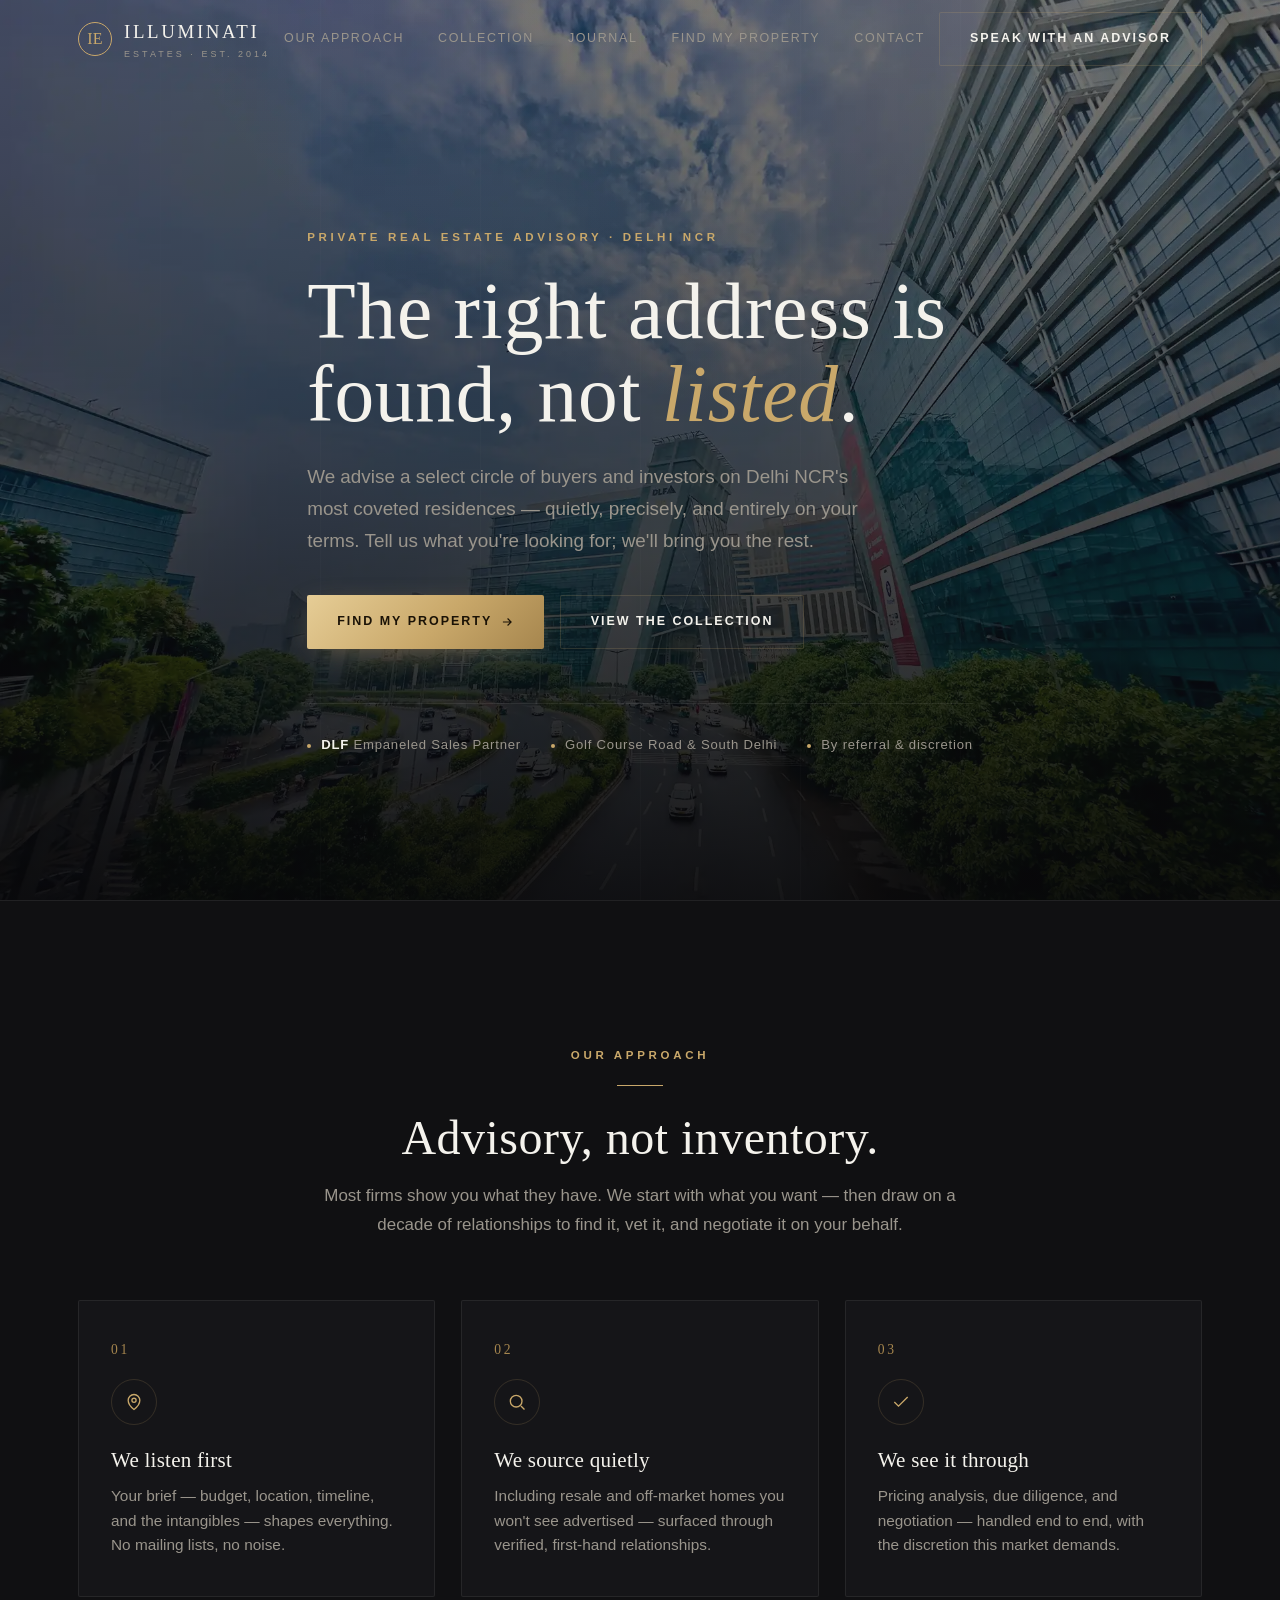
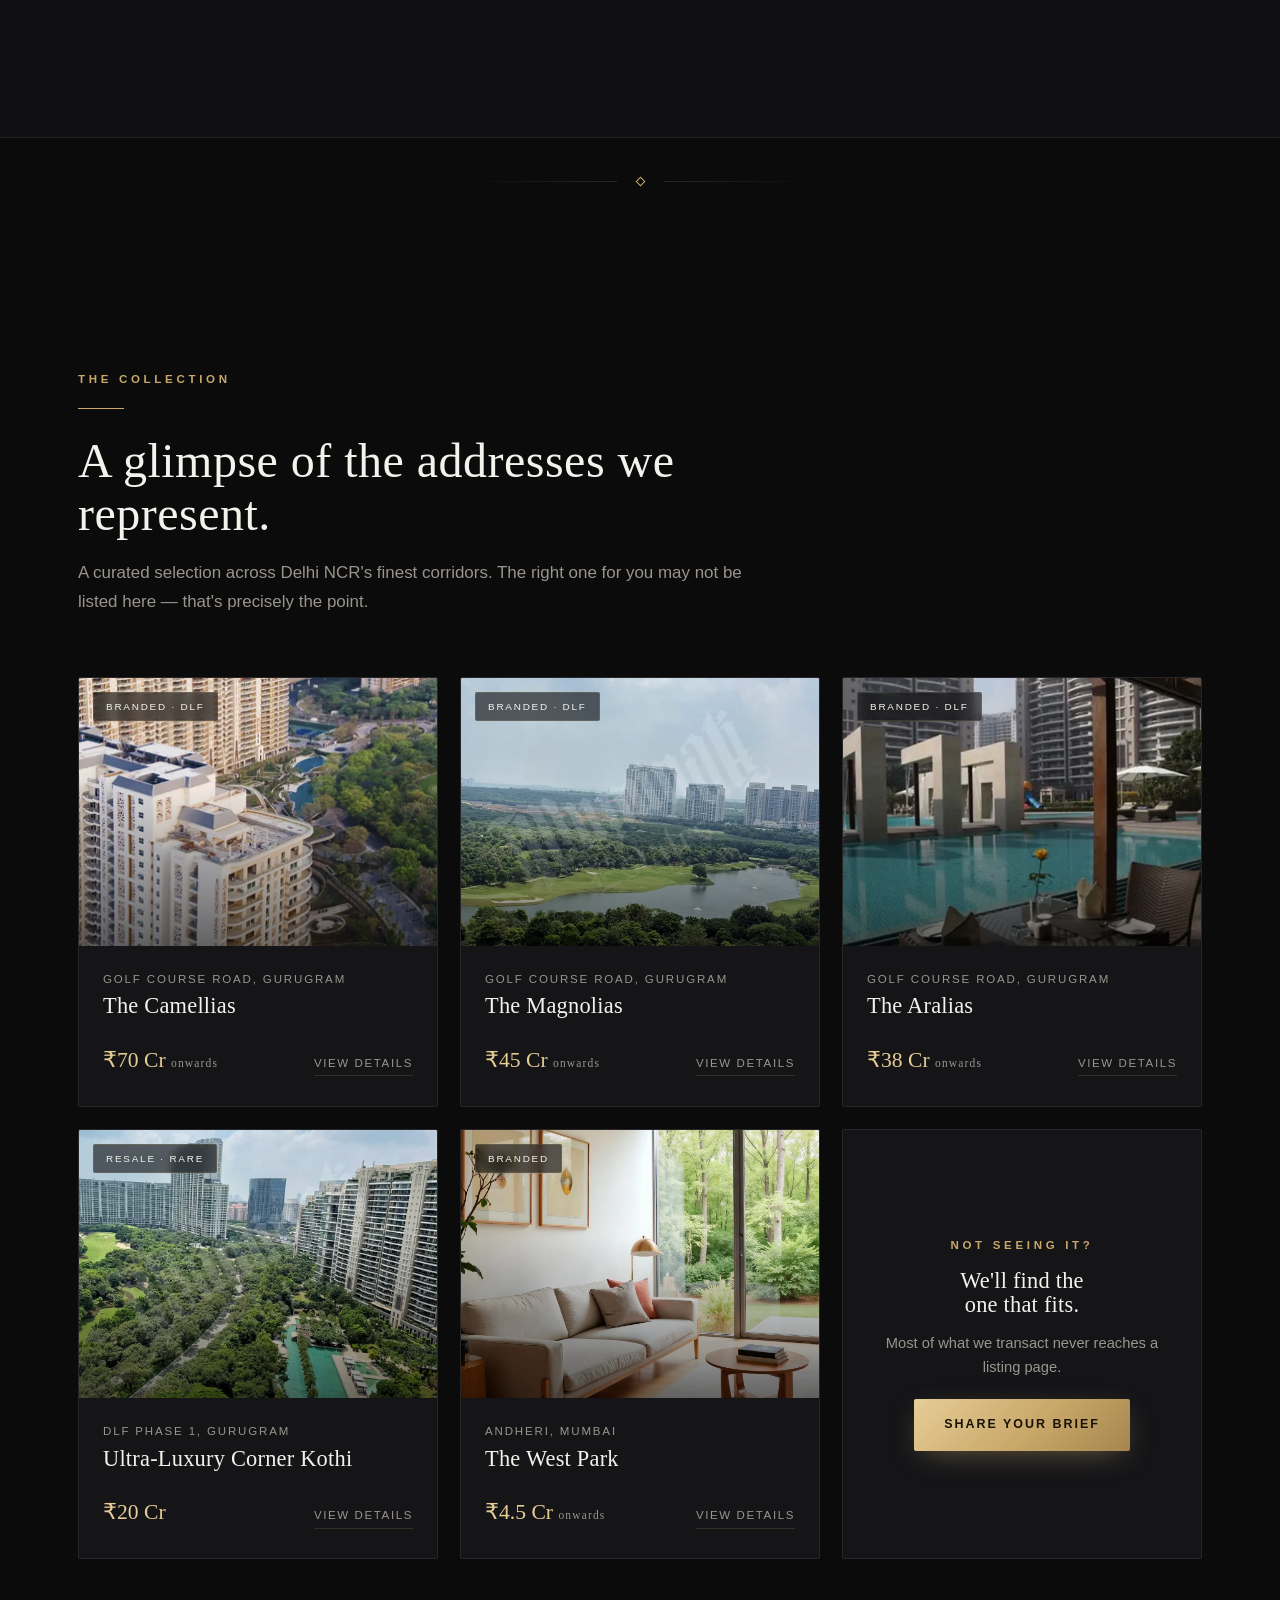
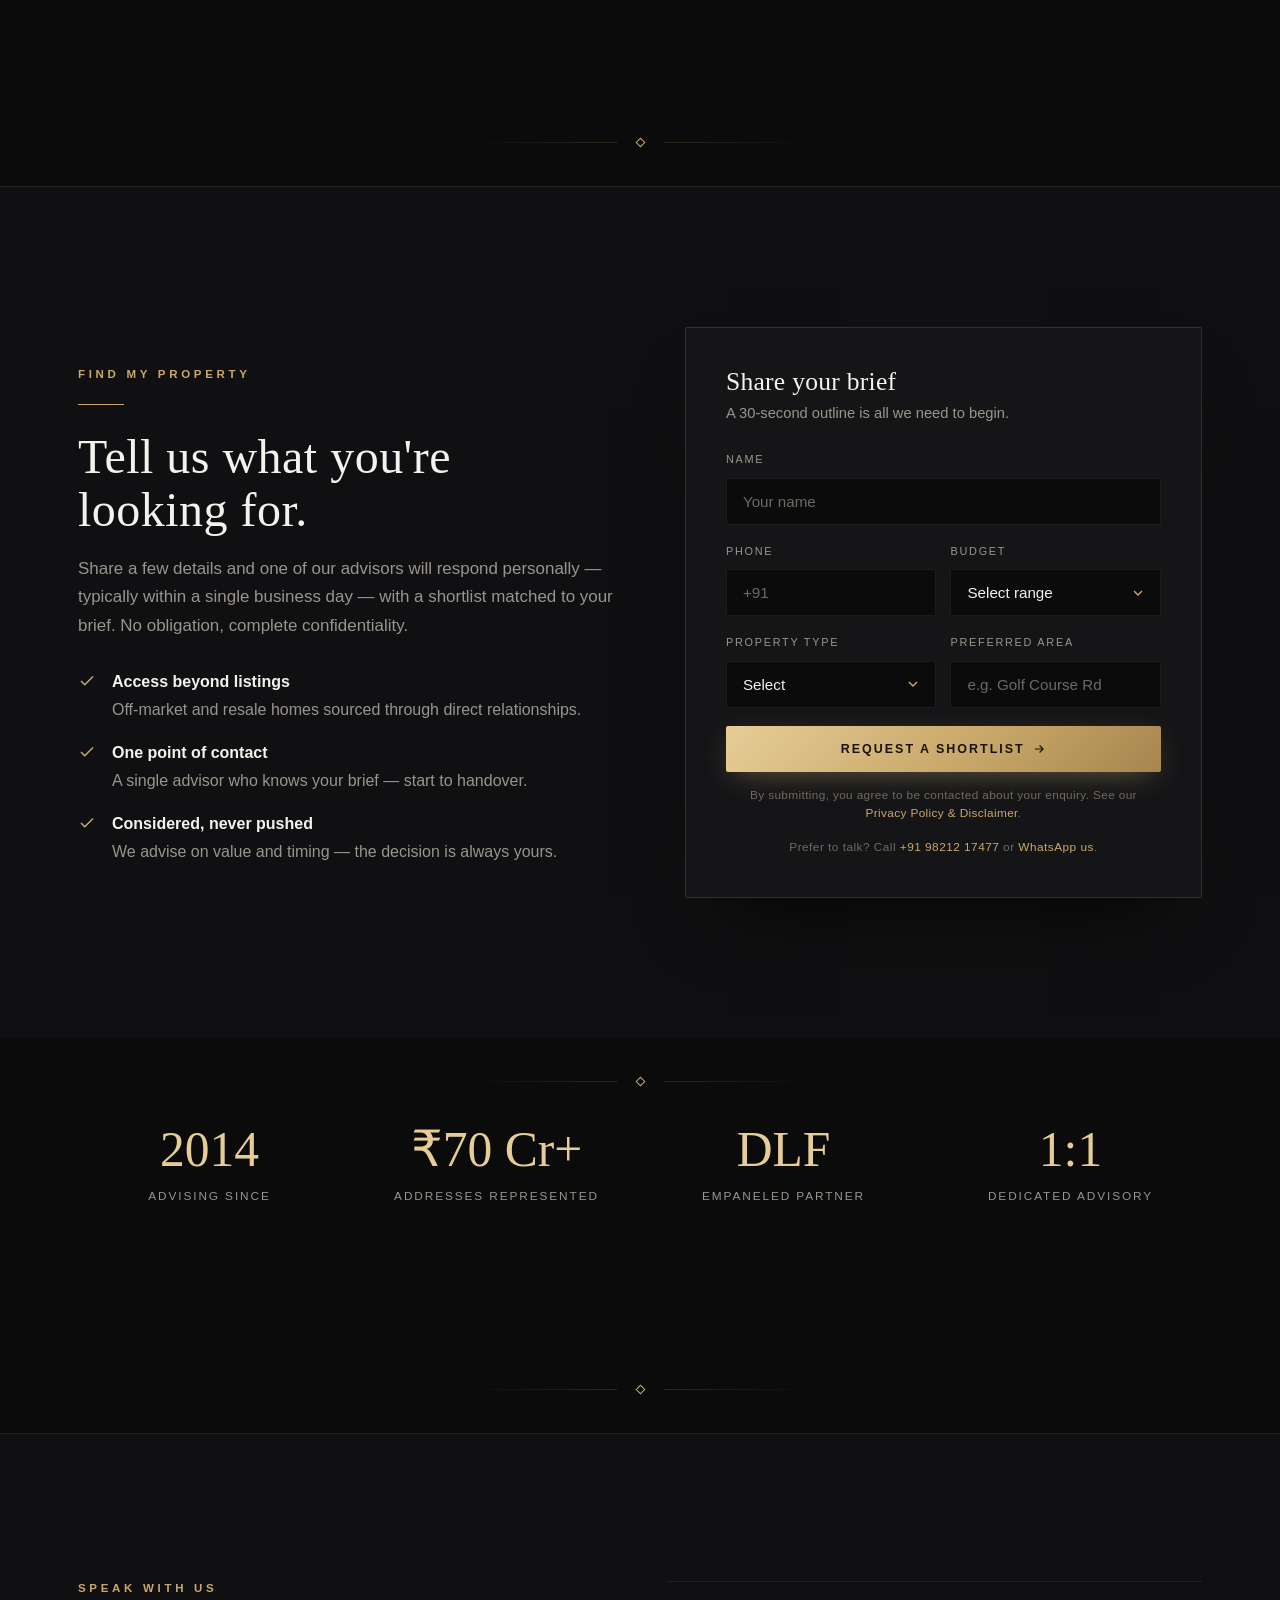
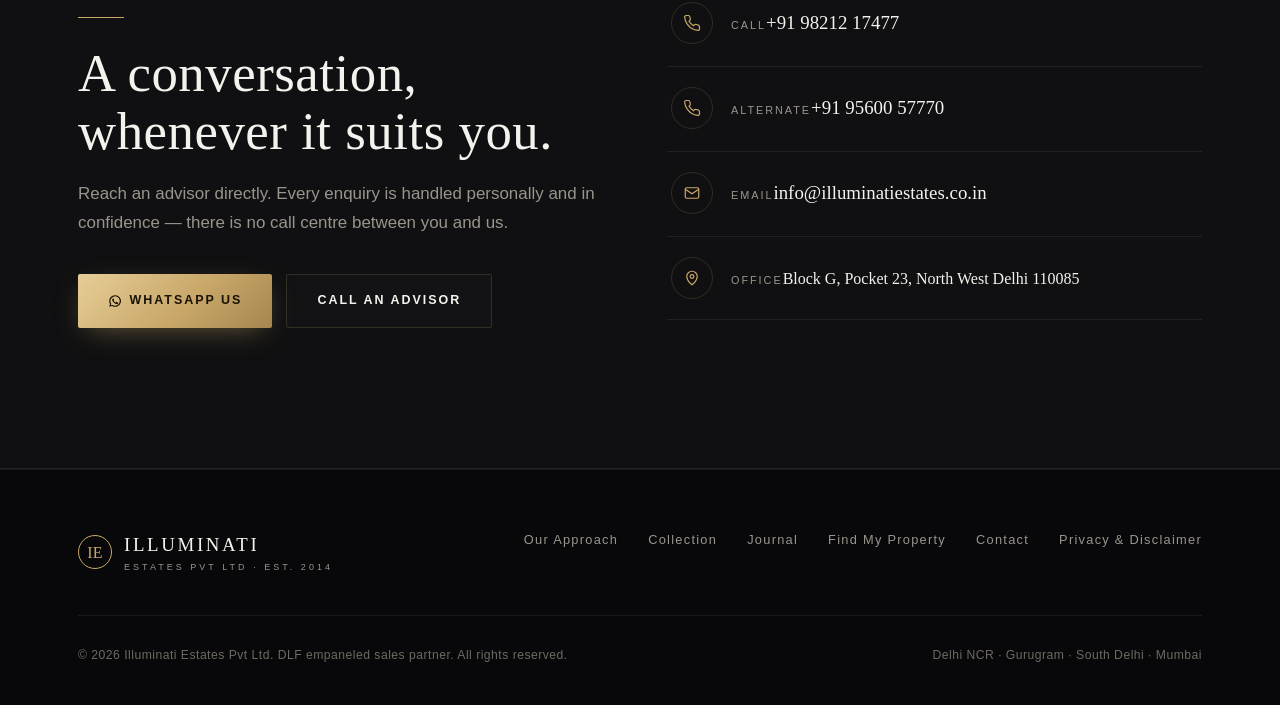
<file: index.html>
<!DOCTYPE html>
<html lang="en">
<head>
<meta charset="UTF-8" />
<meta name="viewport" content="width=device-width, initial-scale=1.0" />
<title>Illuminati Estates — Luxury Real Estate Advisory, Delhi NCR</title>
<meta name="description" content="A discreet, relationship-led advisory for Delhi NCR's finest addresses. We find the right property for a select few — Golf Course Road, DLF Magnolias, Camellias, Aralias and beyond." />
<meta name="theme-color" content="#0B0B0C" />

<!-- Favicons -->
<link rel="icon" type="image/png" href="assets/img/favicon.png" />
<link rel="apple-touch-icon" href="assets/img/apple-touch-icon.png" />

<!-- Preload the hero image for a fast LCP -->
<link rel="preload" as="image" href="assets/img/hero/home-hero-bg.webp" fetchpriority="high" />

<!-- Social preview -->
<meta property="og:title" content="Illuminati Estates — Private Luxury Realty, Delhi NCR" />
<meta property="og:description" content="A discreet, relationship-led advisory for Delhi NCR's finest addresses. We find the right property for a select few." />
<meta property="og:image" content="assets/img/hero/home-hero-bg.webp" />
<meta property="og:type" content="website" />

<!-- ============================================================
     PERFORMANCE NOTES
     - All CSS is inlined below: zero render-blocking requests.
     - No web fonts: an elegant system serif/sans stack loads instantly.
     - Imagery: optimised .webp photos (hero preloaded; cards lazy-loaded).
       CSS gradients remain as graceful fallbacks behind each image.
     - ~3kb of progressive-enhancement JS at the very end.
     ============================================================ -->

<style>
  /* ---------- Design tokens ---------- */
  :root{
    --bg:#0B0B0C;
    --bg-2:#101012;
    --surface:#151518;
    --surface-2:#1B1B1F;
    --line:rgba(201,168,106,.18);
    --line-soft:rgba(255,255,255,.07);
    --gold:#C9A86A;
    --gold-bright:#E6CD96;
    --gold-deep:#A6864E;
    --ink:#F4F2EC;
    --muted:#9A958C;
    --muted-2:#6E6A62;
    --serif:"Iowan Old Style","Palatino Linotype","Book Antiqua",Palatino,Georgia,"Times New Roman",serif;
    --sans:-apple-system,BlinkMacSystemFont,"Segoe UI",Roboto,Helvetica,Arial,sans-serif;
    --max:1180px;
    --r:2px;
  }

  /* ---------- Reset ---------- */
  *,*::before,*::after{box-sizing:border-box;margin:0;padding:0}
  html{scroll-behavior:smooth}
  body{
    background:var(--bg);
    color:var(--ink);
    font-family:var(--sans);
    font-size:16px;
    line-height:1.6;
    -webkit-font-smoothing:antialiased;
    text-rendering:optimizeLegibility;
    overflow-x:hidden;
  }
  img{max-width:100%;display:block}
  a{color:inherit;text-decoration:none}
  button{font-family:inherit;cursor:pointer;border:none;background:none;color:inherit}
  ::selection{background:var(--gold);color:#000}

  /* ---------- Typography ---------- */
  h1,h2,h3,.serif{font-family:var(--serif);font-weight:400;letter-spacing:.01em;line-height:1.1}
  .eyebrow{
    font-family:var(--sans);
    font-size:.72rem;
    letter-spacing:.32em;
    text-transform:uppercase;
    color:var(--gold);
    font-weight:600;
  }
  .lede{color:var(--muted);font-size:1.06rem;line-height:1.7}

  /* ---------- Layout ---------- */
  .wrap{max-width:var(--max);margin:0 auto;padding:0 28px}
  section{position:relative}
  .pad{padding:clamp(72px,11vw,140px) 0}
  .center{text-align:center}
  .divider{width:46px;height:1px;background:var(--gold);margin:18px 0 26px}
  .center .divider{margin-left:auto;margin-right:auto}
  /* ornamental break between sections */
  .section-break{display:flex;align-items:center;justify-content:center;gap:20px;padding:clamp(14px,4vw,40px) 0}
  .section-break::before,.section-break::after{content:"";height:1px;width:min(150px,24vw)}
  .section-break::before{background:linear-gradient(90deg,transparent,var(--line))}
  .section-break::after{background:linear-gradient(90deg,var(--line),transparent)}
  .section-break i{width:7px;height:7px;border:1px solid var(--gold);transform:rotate(45deg);flex:none;display:block}

  /* ---------- Buttons ---------- */
  .btn{
    display:inline-flex;align-items:center;gap:.6em;
    font-family:var(--sans);font-size:.78rem;font-weight:600;
    letter-spacing:.16em;text-transform:uppercase;
    padding:16px 30px;border-radius:var(--r);
    transition:transform .25s ease,background .25s ease,color .25s ease,border-color .25s ease,box-shadow .25s ease;
    white-space:nowrap;
  }
  .btn svg{width:14px;height:14px;flex:none}
  .btn-primary{
    background:linear-gradient(135deg,var(--gold-bright),var(--gold) 55%,var(--gold-deep));
    color:#1A1206;
    box-shadow:0 8px 30px -10px rgba(201,168,106,.55);
  }
  .btn-primary:hover{transform:translateY(-2px);box-shadow:0 14px 38px -10px rgba(201,168,106,.7)}
  .btn-ghost{
    color:var(--ink);border:1px solid var(--line);
    background:rgba(255,255,255,.015);
  }
  .btn-ghost:hover{border-color:var(--gold);color:var(--gold-bright);transform:translateY(-2px)}
  .btn-block{width:100%;justify-content:center}

  /* ---------- Header ---------- */
  header{
    position:fixed;top:0;left:0;right:0;z-index:50;
    transition:background .35s ease,border-color .35s ease,backdrop-filter .35s;
    border-bottom:1px solid transparent;
  }
  header.scrolled{
    background:rgba(11,11,12,.82);
    backdrop-filter:saturate(140%) blur(14px);
    -webkit-backdrop-filter:saturate(140%) blur(14px);
    border-bottom:1px solid var(--line-soft);
  }
  .nav{display:flex;align-items:center;justify-content:space-between;height:78px}
  .brand{display:flex;align-items:center;gap:12px;letter-spacing:.02em}
  .brand .mark{
    width:34px;height:34px;border:1px solid var(--gold);
    display:grid;place-items:center;border-radius:50%;
    font-family:var(--serif);color:var(--gold);font-size:1rem;flex:none;
  }
  .brand b{font-family:var(--serif);font-weight:400;font-size:1.18rem;letter-spacing:.14em}
  .brand small{display:block;font-family:var(--sans);font-size:.56rem;letter-spacing:.34em;color:var(--muted);text-transform:uppercase}
  .nav-links{display:flex;align-items:center;gap:34px}
  .nav-links a{
    font-size:.78rem;letter-spacing:.13em;text-transform:uppercase;color:var(--muted);
    transition:color .2s;position:relative;
  }
  .nav-links a:hover{color:var(--ink)}
  .nav-links a::after{content:"";position:absolute;left:0;bottom:-6px;height:1px;width:0;background:var(--gold);transition:width .25s}
  .nav-links a:hover::after{width:100%}
  .nav-cta{display:flex;align-items:center;gap:18px}
  .burger{display:none;width:30px;height:20px;position:relative}
  .burger span{position:absolute;left:0;height:1.5px;width:100%;background:var(--ink);transition:.3s}
  .burger span:nth-child(1){top:0}
  .burger span:nth-child(2){top:9px}
  .burger span:nth-child(3){top:18px}
  body.menu-open .burger span:nth-child(1){top:9px;transform:rotate(45deg)}
  body.menu-open .burger span:nth-child(2){opacity:0}
  body.menu-open .burger span:nth-child(3){top:9px;transform:rotate(-45deg)}

  /* ---------- Hero ---------- */
  .hero{
    min-height:100vh;display:flex;align-items:center;
    padding-top:78px;position:relative;overflow:hidden;
  }
  .hero-bg{
    position:absolute;inset:0;z-index:0;overflow:hidden;background:#08080a;
  }
  .hero-bg img{
    position:absolute;inset:0;z-index:0;
    width:100%;height:100%;object-fit:cover;object-position:center 30%;
  }
  /* darkening + gold-tinted overlay so the headline stays legible */
  .hero-bg::before{
    content:"";position:absolute;inset:0;z-index:1;
    background:
      radial-gradient(120% 90% at 80% 0%,rgba(201,168,106,.12),transparent 55%),
      linear-gradient(180deg,rgba(8,8,10,.55) 0%,rgba(9,9,11,.7) 50%,rgba(8,8,10,.94) 100%);
  }
  /* faint architectural line texture over the photo */
  .hero-bg::after{
    content:"";position:absolute;inset:0;z-index:2;opacity:.22;
    background-image:linear-gradient(90deg,var(--line-soft) 1px,transparent 1px);
    background-size:min(20vw,160px) 100%;
    -webkit-mask-image:linear-gradient(90deg,transparent,#000 25%,#000 75%,transparent);
            mask-image:linear-gradient(90deg,transparent,#000 25%,#000 75%,transparent);
  }
  .hero-inner{position:relative;z-index:1;max-width:840px}
  .hero h1{
    font-size:clamp(2.7rem,6.2vw,5.1rem);
    line-height:1.04;margin:22px 0 0;
  }
  .hero h1 em{font-style:italic;color:var(--gold)}
  .hero .lede{margin:26px 0 38px;max-width:560px;font-size:clamp(1rem,1.6vw,1.18rem)}
  .hero-actions{display:flex;gap:16px;flex-wrap:wrap}
  .hero-trust{
    display:flex;gap:30px;flex-wrap:wrap;align-items:center;
    margin-top:54px;padding-top:30px;border-top:1px solid var(--line-soft);
    color:var(--muted);font-size:.82rem;letter-spacing:.06em;
  }
  .hero-trust b{color:var(--ink);font-weight:600}
  .hero-trust .dot{width:4px;height:4px;border-radius:50%;background:var(--gold);display:inline-block;margin-right:10px;vertical-align:middle}

  /* ---------- Section heading ---------- */
  .head{max-width:680px;margin-bottom:60px}
  .center.head{margin-left:auto;margin-right:auto}
  .head h2{font-size:clamp(2rem,4vw,3rem);margin-top:14px}
  .head .lede{margin-top:18px}

  /* ---------- Approach ---------- */
  .approach{background:var(--bg-2);border-top:1px solid var(--line-soft);border-bottom:1px solid var(--line-soft)}
  .grid-3{display:grid;grid-template-columns:repeat(3,1fr);gap:26px}
  .card{
    background:var(--surface);border:1px solid var(--line-soft);
    border-radius:var(--r);padding:38px 32px;
    transition:transform .35s ease,border-color .35s ease,background .35s ease;
  }
  .card:hover{transform:translateY(-4px);border-color:var(--line);background:var(--surface-2)}
  .card .ico{
    width:46px;height:46px;border:1px solid var(--line);border-radius:50%;
    display:grid;place-items:center;color:var(--gold);margin-bottom:24px;
  }
  .card .ico svg{width:20px;height:20px}
  .card h3{font-size:1.32rem;margin-bottom:12px}
  .card p{color:var(--muted);font-size:.96rem}
  .card .step{font-family:var(--serif);font-size:.85rem;color:var(--gold-deep);letter-spacing:.2em;display:block;margin-bottom:18px}

  /* ---------- Featured properties ---------- */
  .grid-props{display:grid;grid-template-columns:repeat(3,1fr);gap:22px}
  .prop{
    position:relative;border:1px solid var(--line-soft);border-radius:var(--r);
    overflow:hidden;background:var(--surface);
    transition:transform .4s ease,border-color .4s ease,box-shadow .4s ease;
    display:flex;flex-direction:column;
  }
  .prop:hover{transform:translateY(-5px);border-color:var(--line);box-shadow:0 30px 60px -30px rgba(0,0,0,.8)}
  .prop-img{
    display:block;aspect-ratio:4/3;position:relative;overflow:hidden;
  }
  .prop-img .ph{position:absolute;inset:0;transition:transform .6s ease}
  .prop:hover .prop-img .ph{transform:scale(1.05)}
  img.ph{width:100%;height:100%;object-fit:cover}
  /* distinct cinematic gradient per card */
  .ph-1{background:linear-gradient(135deg,#1d2430,#0d1016 70%),radial-gradient(circle at 70% 20%,rgba(201,168,106,.25),transparent 50%)}
  .ph-2{background:linear-gradient(135deg,#2a2118,#100b06 70%)}
  .ph-3{background:linear-gradient(135deg,#1a2622,#0a100d 70%)}
  .ph-4{background:linear-gradient(135deg,#241a22,#0f0a0d 70%)}
  .ph-5{background:linear-gradient(135deg,#192230,#0a0e15 70%)}
  .prop-img::after{
    content:"";position:absolute;inset:0;
    background:linear-gradient(180deg,transparent 40%,rgba(0,0,0,.55));
  }
  .prop-tag{
    position:absolute;top:14px;left:14px;z-index:2;
    font-size:.62rem;letter-spacing:.18em;text-transform:uppercase;
    color:var(--ink);background:rgba(11,11,12,.6);
    border:1px solid var(--line);padding:6px 12px;border-radius:var(--r);
    backdrop-filter:blur(4px);
  }
  .prop-body{padding:24px 24px 28px;display:flex;flex-direction:column;gap:6px;flex:1}
  .prop-loc{font-size:.72rem;letter-spacing:.16em;text-transform:uppercase;color:var(--muted)}
  .prop h3{font-size:1.4rem}
  .prop h3 a{transition:color .2s}
  .prop:hover h3 a{color:var(--gold-bright)}
  .prop-price{margin-top:auto;padding-top:18px;display:flex;align-items:baseline;justify-content:space-between;gap:10px}
  .prop-price .amt{font-family:var(--serif);color:var(--gold-bright);font-size:1.35rem}
  .prop-price .amt span{font-size:.72rem;color:var(--muted);letter-spacing:.1em}
  .prop-price a{font-size:.72rem;letter-spacing:.14em;text-transform:uppercase;color:var(--muted);border-bottom:1px solid var(--line);padding-bottom:3px;transition:color .2s,border-color .2s}
  .prop-price a:hover{color:var(--gold-bright);border-color:var(--gold)}
  .props-foot{margin-top:48px;text-align:center}

  /* ---------- Bespoke / Find my property ---------- */
  .bespoke{background:var(--bg-2);border-top:1px solid var(--line-soft)}
  .bespoke-grid{display:grid;grid-template-columns:1.05fr 1fr;gap:64px;align-items:center}
  .bespoke ul{list-style:none;margin-top:28px;display:flex;flex-direction:column;gap:18px}
  .bespoke li{display:flex;gap:16px;align-items:flex-start;color:var(--muted)}
  .bespoke li b{color:var(--ink);font-weight:600;display:block;font-size:1rem;margin-bottom:2px}
  .bespoke li .tick{color:var(--gold);flex:none;margin-top:3px}
  .bespoke li .tick svg{width:18px;height:18px}

  .brief{
    background:var(--surface);border:1px solid var(--line);
    border-radius:var(--r);padding:40px;
    box-shadow:0 40px 80px -40px rgba(0,0,0,.9);
  }
  .brief h3{font-size:1.6rem;margin-bottom:6px}
  .brief p.sub{color:var(--muted);font-size:.92rem;margin-bottom:26px}
  .field{margin-bottom:18px}
  .field label{display:block;font-size:.68rem;letter-spacing:.16em;text-transform:uppercase;color:var(--muted);margin-bottom:9px}
  .field input,.field select{
    width:100%;background:var(--bg);border:1px solid var(--line-soft);
    border-radius:var(--r);padding:14px 16px;color:var(--ink);font-family:var(--sans);font-size:.95rem;
    transition:border-color .2s,background .2s;
  }
  .field input::placeholder{color:var(--muted-2)}
  .field input:focus,.field select:focus{outline:none;border-color:var(--gold);background:var(--bg-2)}
  .field select{appearance:none;background-image:url("data:image/svg+xml,%3Csvg xmlns='http://www.w3.org/2000/svg' width='12' height='12' viewBox='0 0 12 12'%3E%3Cpath d='M2 4l4 4 4-4' stroke='%23C9A86A' stroke-width='1.4' fill='none'/%3E%3C/svg%3E");background-repeat:no-repeat;background-position:right 16px center}
  .field-row{display:grid;grid-template-columns:1fr 1fr;gap:14px}
  .brief .fine{font-size:.74rem;color:var(--muted-2);margin-top:16px;text-align:center;letter-spacing:.04em}
  /* honeypot: visually hidden, off-screen; real users never see or fill it */
  .brief .hp{position:absolute!important;left:-9999px!important;top:auto;width:1px;height:1px;opacity:0;pointer-events:none}
  .field .err{display:none;color:#E08A6A;font-size:.72rem;letter-spacing:.04em;margin-top:7px}
  .field.show-err .err{display:block}
  .field.show-err input,.field.show-err select{border-color:#E08A6A}
  .brief .consent-line{font-size:.74rem;color:var(--muted-2);margin-top:14px;text-align:center;letter-spacing:.03em;line-height:1.55}
  .brief .consent-line a{color:var(--gold)}
  .brief-success{display:none;text-align:center;padding:22px 4px}
  .brief.sent>*{display:none}
  .brief.sent .brief-success{display:block}
  .brief-success .tick-lg{width:58px;height:58px;border:1px solid var(--gold);border-radius:50%;display:grid;place-items:center;color:var(--gold);margin:0 auto 22px}
  .brief-success .tick-lg svg{width:26px;height:26px}
  .brief-success h3{font-size:1.6rem;margin-bottom:10px}
  .brief-success p{color:var(--muted);font-size:.96rem;max-width:38ch;margin:0 auto;line-height:1.7}

  /* ---------- Stats strip ---------- */
  .stats{display:grid;grid-template-columns:repeat(4,1fr);gap:24px;text-align:center}
  .stat .n{font-family:var(--serif);font-size:clamp(2.2rem,4vw,3.1rem);color:var(--gold-bright);line-height:1}
  .stat .l{display:block;margin-top:12px;font-size:.74rem;letter-spacing:.16em;text-transform:uppercase;color:var(--muted)}

  /* ---------- Contact ---------- */
  .contact-grid{display:grid;grid-template-columns:1fr 1fr;gap:54px;align-items:center}
  .contact h2{font-size:clamp(2.1rem,4.4vw,3.3rem);margin-top:14px}
  .contact .lede{margin:20px 0 34px}
  .ch-list{display:flex;flex-direction:column;gap:2px}
  .ch{
    display:flex;align-items:center;gap:18px;padding:20px 4px;
    border-top:1px solid var(--line-soft);transition:padding .25s;
  }
  .ch:last-child{border-bottom:1px solid var(--line-soft)}
  .ch:hover{padding-left:12px}
  .ch .ci{width:42px;height:42px;border:1px solid var(--line);border-radius:50%;display:grid;place-items:center;color:var(--gold);flex:none}
  .ch .ci svg{width:18px;height:18px}
  .ch .lbl{font-size:.68rem;letter-spacing:.18em;text-transform:uppercase;color:var(--muted)}
  .ch .val{font-family:var(--serif);font-size:1.18rem;color:var(--ink)}
  .ch:hover .val{color:var(--gold-bright)}
  .contact-actions{display:flex;gap:14px;flex-wrap:wrap;margin-top:36px}

  /* ---------- Footer ---------- */
  footer{background:#08080a;border-top:1px solid var(--line-soft);padding:60px 0 40px}
  .foot-top{display:flex;justify-content:space-between;gap:40px;flex-wrap:wrap;padding-bottom:40px;border-bottom:1px solid var(--line-soft)}
  .foot-links{display:flex;gap:30px;flex-wrap:wrap}
  .foot-links a{font-size:.8rem;letter-spacing:.1em;color:var(--muted);transition:color .2s}
  .foot-links a:hover{color:var(--gold-bright)}
  .foot-bottom{display:flex;justify-content:space-between;gap:20px;flex-wrap:wrap;margin-top:30px;color:var(--muted-2);font-size:.76rem;letter-spacing:.04em}
  .foot-bottom a:hover{color:var(--gold)}

  /* ---------- Reveal animation (progressive enhancement) ---------- */
  .reveal{opacity:0;transform:translateY(22px);transition:opacity .8s ease,transform .8s ease}
  .reveal.in{opacity:1;transform:none}
  @media (prefers-reduced-motion:reduce){
    .reveal{opacity:1;transform:none;transition:none}
    html{scroll-behavior:auto}
  }

  /* ---------- Mobile nav panel ---------- */
  .mobile-panel{
    position:fixed;inset:0;z-index:45;background:rgba(8,8,10,.97);
    backdrop-filter:blur(10px);display:flex;flex-direction:column;
    justify-content:center;align-items:center;gap:8px;
    opacity:0;pointer-events:none;transition:opacity .3s;
  }
  body.menu-open .mobile-panel{opacity:1;pointer-events:auto}
  .mobile-panel a{font-family:var(--serif);font-size:1.7rem;color:var(--ink);padding:12px}
  .mobile-panel a:hover{color:var(--gold-bright)}
  .mobile-panel .btn{margin-top:20px}

  /* ---------- Responsive ---------- */
  @media (max-width:960px){
    .grid-3{grid-template-columns:1fr 1fr}
    .grid-props{grid-template-columns:1fr 1fr}
    .bespoke-grid{grid-template-columns:1fr;gap:44px}
    .contact-grid{grid-template-columns:1fr;gap:40px}
    .stats{grid-template-columns:1fr 1fr;gap:40px 24px}
  }
  @media (max-width:680px){
    .nav-links{display:none}
    .nav-cta .btn-ghost{display:none}
    .burger{display:block}
    .grid-3{grid-template-columns:1fr}
    .grid-props{grid-template-columns:1fr}
    .field-row{grid-template-columns:1fr}
    .brief{padding:30px 24px}
    .wrap{padding:0 22px}
    .hero-trust{gap:14px 26px}
  }
</style>
</head>
<body>

<!-- ===================== HEADER ===================== -->
<header id="site-header">
  <div class="wrap nav">
    <a href="#top" class="brand" aria-label="Illuminati Estates home">
      <span class="mark serif">IE</span>
      <span>
        <b>ILLUMINATI</b>
        <small>Estates · Est. 2014</small>
      </span>
    </a>

    <nav class="nav-links" aria-label="Primary">
      <a href="#approach">Our Approach</a>
      <a href="#properties">Collection</a>
      <a href="blog/">Journal</a>
      <a href="#bespoke">Find My Property</a>
      <a href="#contact">Contact</a>
    </nav>

    <div class="nav-cta">
      <!-- HYPERLINK LATER: phone -->
      <a href="tel:+919821217477" class="btn btn-ghost">Speak with an Advisor</a>
      <button class="burger" id="burger" aria-label="Open menu" aria-expanded="false">
        <span></span><span></span><span></span>
      </button>
    </div>
  </div>
</header>

<!-- ===================== MOBILE NAV ===================== -->
<div class="mobile-panel" id="mobilePanel">
  <a href="#approach">Our Approach</a>
  <a href="#properties">Collection</a>
  <a href="blog/">Journal</a>
  <a href="#bespoke">Find My Property</a>
  <a href="#contact">Contact</a>
  <a href="tel:+919821217477" class="btn btn-primary">Speak with an Advisor</a>
</div>

<!-- ===================== HERO ===================== -->
<section class="hero" id="top">
  <div class="hero-bg" aria-hidden="true">
    <img src="assets/img/hero/home-hero-bg.webp" alt="" width="1915" height="1436" fetchpriority="high" decoding="async" />
  </div>
  <div class="wrap">
    <div class="hero-inner">
      <span class="eyebrow">Private Real Estate Advisory · Delhi NCR</span>
      <h1>The right address is<br>found, not <em>listed</em>.</h1>
      <p class="lede">
        We advise a select circle of buyers and investors on Delhi NCR's most
        coveted residences — quietly, precisely, and entirely on your terms.
        Tell us what you're looking for; we'll bring you the rest.
      </p>
      <div class="hero-actions">
        <!-- HYPERLINK LATER -->
        <a href="#bespoke" class="btn btn-primary">
          Find My Property
          <svg viewBox="0 0 24 24" fill="none" stroke="currentColor" stroke-width="2"><path d="M5 12h14M13 6l6 6-6 6"/></svg>
        </a>
        <a href="#properties" class="btn btn-ghost">View the Collection</a>
      </div>

      <div class="hero-trust">
        <span><span class="dot"></span><b>DLF</b> Empaneled Sales Partner</span>
        <span><span class="dot"></span>Golf Course Road &amp; South Delhi</span>
        <span><span class="dot"></span>By referral &amp; discretion</span>
      </div>
    </div>
  </div>
</section>

<!-- ===================== APPROACH ===================== -->
<section class="approach pad" id="approach">
  <div class="wrap">
    <div class="head center reveal">
      <span class="eyebrow">Our Approach</span>
      <div class="divider"></div>
      <h2>Advisory, not inventory.</h2>
      <p class="lede">
        Most firms show you what they have. We start with what you want — then
        draw on a decade of relationships to find it, vet it, and negotiate it
        on your behalf.
      </p>
    </div>

    <div class="grid-3">
      <article class="card reveal">
        <span class="step">01</span>
        <div class="ico" aria-hidden="true">
          <svg viewBox="0 0 24 24" fill="none" stroke="currentColor" stroke-width="1.6"><path d="M12 21s-7-5.2-7-11a7 7 0 0114 0c0 5.8-7 11-7 11z"/><circle cx="12" cy="10" r="2.5"/></svg>
        </div>
        <h3>We listen first</h3>
        <p>Your brief — budget, location, timeline, and the intangibles — shapes everything. No mailing lists, no noise.</p>
      </article>

      <article class="card reveal">
        <span class="step">02</span>
        <div class="ico" aria-hidden="true">
          <svg viewBox="0 0 24 24" fill="none" stroke="currentColor" stroke-width="1.6"><circle cx="11" cy="11" r="7"/><path d="M21 21l-4.3-4.3"/></svg>
        </div>
        <h3>We source quietly</h3>
        <p>Including resale and off-market homes you won't see advertised — surfaced through verified, first-hand relationships.</p>
      </article>

      <article class="card reveal">
        <span class="step">03</span>
        <div class="ico" aria-hidden="true">
          <svg viewBox="0 0 24 24" fill="none" stroke="currentColor" stroke-width="1.6"><path d="M20 6L9 17l-5-5"/></svg>
        </div>
        <h3>We see it through</h3>
        <p>Pricing analysis, due diligence, and negotiation — handled end to end, with the discretion this market demands.</p>
      </article>
    </div>
  </div>
</section>

<!-- ===================== FEATURED PROPERTIES ===================== -->
<div class="wrap"><div class="section-break" aria-hidden="true"><i></i></div></div>

<section class="pad" id="properties">
  <div class="wrap">
    <div class="head reveal">
      <span class="eyebrow">The Collection</span>
      <div class="divider"></div>
      <h2>A glimpse of the addresses we represent.</h2>
      <p class="lede">A curated selection across Delhi NCR's finest corridors. The right one for you may not be listed here — that's precisely the point.</p>
    </div>

    <div class="grid-props">
      <!-- Property 1 -->
      <article class="prop reveal">
        <a class="prop-img" href="property/dlf-the-camellias/" aria-label="View The Camellias"><img class="ph ph-1" src="uploads/properties/dlf-the-camellias/dlf-the-camellias-001.webp" alt="DLF The Camellias, Golf Course Road, Gurugram" loading="lazy" decoding="async" /><span class="prop-tag">Branded · DLF</span></a>
        <div class="prop-body">
          <span class="prop-loc">Golf Course Road, Gurugram</span>
          <h3><a href="property/dlf-the-camellias/">The Camellias</a></h3>
          <div class="prop-price">
            <span class="amt">₹70 Cr <span>onwards</span></span>
            <a href="property/dlf-the-camellias/">View details</a>
          </div>
        </div>
      </article>

      <!-- Property 2 -->
      <article class="prop reveal">
        <a class="prop-img" href="property/dlf-magnolias/" aria-label="View The Magnolias"><img class="ph ph-2" src="uploads/properties/dlf-magnolias/dlf-magnolias-001.webp" alt="DLF The Magnolias, Golf Course Road, Gurugram" loading="lazy" decoding="async" /><span class="prop-tag">Branded · DLF</span></a>
        <div class="prop-body">
          <span class="prop-loc">Golf Course Road, Gurugram</span>
          <h3><a href="property/dlf-magnolias/">The Magnolias</a></h3>
          <div class="prop-price">
            <span class="amt">₹45 Cr <span>onwards</span></span>
            <a href="property/dlf-magnolias/">View details</a>
          </div>
        </div>
      </article>

      <!-- Property 3 -->
      <article class="prop reveal">
        <a class="prop-img" href="property/dlf-aralias/" aria-label="View The Aralias"><img class="ph ph-3" src="uploads/properties/dlf-aralias/dlf-aralias-001.webp" alt="DLF The Aralias, Golf Course Road, Gurugram" loading="lazy" decoding="async" /><span class="prop-tag">Branded · DLF</span></a>
        <div class="prop-body">
          <span class="prop-loc">Golf Course Road, Gurugram</span>
          <h3><a href="property/dlf-aralias/">The Aralias</a></h3>
          <div class="prop-price">
            <span class="amt">₹38 Cr <span>onwards</span></span>
            <a href="property/dlf-aralias/">View details</a>
          </div>
        </div>
      </article>

      <!-- Property 4 -->
      <article class="prop reveal">
        <a class="prop-img" href="property/ultra-luxury-corner-kothi/" aria-label="View the Ultra-Luxury Corner Kothi"><img class="ph ph-4" src="assets/img/real-estate/property-exterior-7.webp" alt="Ultra-luxury corner kothi, DLF Phase 1, Gurugram" loading="lazy" decoding="async" /><span class="prop-tag">Resale · Rare</span></a>
        <div class="prop-body">
          <span class="prop-loc">DLF Phase 1, Gurugram</span>
          <h3><a href="property/ultra-luxury-corner-kothi/">Ultra-Luxury Corner Kothi</a></h3>
          <div class="prop-price">
            <span class="amt">₹20 Cr</span>
            <a href="property/ultra-luxury-corner-kothi/">View details</a>
          </div>
        </div>
      </article>

      <!-- Property 5 -->
      <article class="prop reveal">
        <a class="prop-img" href="property/the-west-park/" aria-label="View The West Park"><img class="ph ph-5" src="uploads/properties/the-west-park/the-west-park-001.webp" alt="The West Park residence, Andheri, Mumbai" loading="lazy" decoding="async" /><span class="prop-tag">Branded</span></a>
        <div class="prop-body">
          <span class="prop-loc">Andheri, Mumbai</span>
          <h3><a href="property/the-west-park/">The West Park</a></h3>
          <div class="prop-price">
            <span class="amt">₹4.5 Cr <span>onwards</span></span>
            <a href="property/the-west-park/">View details</a>
          </div>
        </div>
      </article>

      <!-- Bespoke prompt card -->
      <article class="prop reveal" style="justify-content:center">
        <div class="prop-body" style="text-align:center;align-items:center;justify-content:center;gap:14px;padding:44px 28px">
          <span class="eyebrow">Not seeing it?</span>
          <h3 style="max-width:14ch">We'll find the one that fits.</h3>
          <p class="prop-loc" style="text-transform:none;letter-spacing:0;font-size:.92rem;color:var(--muted)">Most of what we transact never reaches a listing page.</p>
          <a href="#bespoke" class="btn btn-primary" style="margin-top:6px">Share Your Brief</a>
        </div>
      </article>
    </div>
  </div>
</section>

<!-- ===================== BESPOKE / FIND MY PROPERTY ===================== -->
<div class="wrap"><div class="section-break" aria-hidden="true"><i></i></div></div>

<section class="bespoke pad" id="bespoke">
  <div class="wrap">
    <div class="bespoke-grid">
      <div class="reveal">
        <span class="eyebrow">Find My Property</span>
        <div class="divider"></div>
        <h2 style="font-size:clamp(2rem,4vw,3rem)">Tell us what you're<br>looking for.</h2>
        <p class="lede" style="margin-top:18px">
          Share a few details and one of our advisors will respond personally —
          typically within a single business day — with a shortlist matched to
          your brief. No obligation, complete confidentiality.
        </p>
        <ul>
          <li>
            <span class="tick" aria-hidden="true"><svg viewBox="0 0 24 24" fill="none" stroke="currentColor" stroke-width="2"><path d="M20 6L9 17l-5-5"/></svg></span>
            <span><b>Access beyond listings</b>Off-market and resale homes sourced through direct relationships.</span>
          </li>
          <li>
            <span class="tick" aria-hidden="true"><svg viewBox="0 0 24 24" fill="none" stroke="currentColor" stroke-width="2"><path d="M20 6L9 17l-5-5"/></svg></span>
            <span><b>One point of contact</b>A single advisor who knows your brief — start to handover.</span>
          </li>
          <li>
            <span class="tick" aria-hidden="true"><svg viewBox="0 0 24 24" fill="none" stroke="currentColor" stroke-width="2"><path d="M20 6L9 17l-5-5"/></svg></span>
            <span><b>Considered, never pushed</b>We advise on value and timing — the decision is always yours.</span>
          </li>
        </ul>
      </div>

      <!-- Brief form (UI only — wire up submission later) -->
      <form class="brief reveal" id="briefForm" novalidate>
        <h3>Share your brief</h3>
        <p class="sub">A 30-second outline is all we need to begin.</p>

        <!-- Web3Forms: submissions are emailed to your inbox.
             Replace the access_key value below with your free key from web3forms.com.
             Until then, the form still works via WhatsApp. -->
        <input type="hidden" name="access_key" value="YOUR_WEB3FORMS_ACCESS_KEY" />
        <input type="hidden" name="subject" value="New enquiry — Illuminati Estates website" />
        <input type="hidden" name="from_name" value="Illuminati Estates Website" />
        <!-- honeypot -->
        <input type="checkbox" name="botcheck" class="hp" tabindex="-1" autocomplete="off" aria-hidden="true" />

        <div class="field" id="field-name">
          <label for="f-name">Name</label>
          <input id="f-name" name="name" type="text" placeholder="Your name" autocomplete="name" required />
          <span class="err">Please tell us your name.</span>
        </div>

        <div class="field-row">
          <div class="field" id="field-phone">
            <label for="f-phone">Phone</label>
            <input id="f-phone" name="phone" type="tel" placeholder="+91" autocomplete="tel" required />
            <span class="err">A contact number helps us respond.</span>
          </div>
          <div class="field">
            <label for="f-budget">Budget</label>
            <select id="f-budget" name="budget">
              <option value="" selected disabled>Select range</option>
              <option>Under ₹5 Cr</option>
              <option>₹5 – 15 Cr</option>
              <option>₹15 – 40 Cr</option>
              <option>₹40 Cr +</option>
            </select>
          </div>
        </div>

        <div class="field-row">
          <div class="field">
            <label for="f-type">Property type</label>
            <select id="f-type" name="property_type">
              <option value="" selected disabled>Select</option>
              <option>Apartment / Penthouse</option>
              <option>Villa / Kothi</option>
              <option>Golf course home</option>
              <option>Investment / Other</option>
            </select>
          </div>
          <div class="field">
            <label for="f-loc">Preferred area</label>
            <input id="f-loc" name="preferred_area" type="text" placeholder="e.g. Golf Course Rd" />
          </div>
        </div>

        <button type="submit" class="btn btn-primary btn-block" id="briefSubmit">
          Request a Shortlist
          <svg viewBox="0 0 24 24" fill="none" stroke="currentColor" stroke-width="2"><path d="M5 12h14M13 6l6 6-6 6"/></svg>
        </button>
        <p class="consent-line">By submitting, you agree to be contacted about your enquiry. See our <a href="privacy-policy/">Privacy&nbsp;Policy&nbsp;&amp;&nbsp;Disclaimer</a>.</p>
        <p class="fine">Prefer to talk? Call <a href="tel:+919821217477" style="color:var(--gold)">+91 98212 17477</a> or <a href="https://wa.me/919821217477" style="color:var(--gold)">WhatsApp us</a>.</p>

        <!-- success state, shown after submit -->
        <div class="brief-success" id="briefSuccess">
          <span class="tick-lg" aria-hidden="true"><svg viewBox="0 0 24 24" fill="none" stroke="currentColor" stroke-width="2"><path d="M20 6L9 17l-5-5"/></svg></span>
          <h3>Your brief is on its way.</h3>
          <p>Thank you — an advisor will respond personally, typically within one business day. We've opened WhatsApp so you can send it through or add anything else.</p>
        </div>
      </form>
    </div>
  </div>
</section>

<!-- ===================== STATS ===================== -->
<div class="wrap"><div class="section-break" aria-hidden="true"><i></i></div></div>

<section class="pad" style="padding-top:0">
  <div class="wrap">
    <div class="stats">
      <div class="stat reveal"><span class="n">2014</span><span class="l">Advising since</span></div>
      <div class="stat reveal"><span class="n">₹70 Cr+</span><span class="l">Addresses represented</span></div>
      <div class="stat reveal"><span class="n">DLF</span><span class="l">Empaneled partner</span></div>
      <div class="stat reveal"><span class="n">1:1</span><span class="l">Dedicated advisory</span></div>
    </div>
  </div>
</section>

<!-- ===================== CONTACT ===================== -->
<div class="wrap"><div class="section-break" aria-hidden="true"><i></i></div></div>

<section class="contact approach pad" id="contact">
  <div class="wrap">
    <div class="contact-grid">
      <div class="reveal">
        <span class="eyebrow">Speak With Us</span>
        <div class="divider"></div>
        <h2>A conversation, whenever it suits you.</h2>
        <p class="lede">
          Reach an advisor directly. Every enquiry is handled personally and in
          confidence — there is no call centre between you and us.
        </p>
        <div class="contact-actions">
          <!-- HYPERLINK LATER -->
          <a href="https://wa.me/919821217477" class="btn btn-primary">
            <svg viewBox="0 0 24 24" fill="currentColor"><path d="M12 2a10 10 0 00-8.6 15l-1.3 4.7 4.8-1.3A10 10 0 1012 2zm0 18a8 8 0 01-4-1.1l-.3-.2-2.8.7.7-2.8-.2-.3A8 8 0 1112 20zm4.4-5.8c-.2-.1-1.4-.7-1.6-.8s-.4-.1-.5.1-.6.8-.8.9-.3.2-.5.1a6.5 6.5 0 01-1.9-1.2 7.2 7.2 0 01-1.3-1.7c-.1-.2 0-.4.1-.5l.4-.4.2-.4v-.4l-.7-1.7c-.2-.5-.4-.4-.5-.4h-.5a.9.9 0 00-.7.3 2.8 2.8 0 00-.9 2.1 4.9 4.9 0 001 2.6 11 11 0 004.3 3.8c.6.3 1.1.4 1.5.5a3.5 3.5 0 001.6.1c.5-.1 1.4-.6 1.6-1.1s.2-1 .1-1.1z"/></svg>
            WhatsApp Us
          </a>
          <a href="tel:+919821217477" class="btn btn-ghost">Call an Advisor</a>
        </div>
      </div>

      <div class="ch-list reveal">
        <!-- HYPERLINK LATER -->
        <a class="ch" href="tel:+919821217477">
          <span class="ci" aria-hidden="true"><svg viewBox="0 0 24 24" fill="none" stroke="currentColor" stroke-width="1.6"><path d="M22 16.9v3a2 2 0 01-2.2 2 19.8 19.8 0 01-8.6-3 19.5 19.5 0 01-6-6 19.8 19.8 0 01-3-8.6A2 2 0 014.1 2h3a2 2 0 012 1.7c.1.9.3 1.8.6 2.7a2 2 0 01-.5 2.1L8.1 9.6a16 16 0 006 6l1.1-1.1a2 2 0 012.1-.5c.9.3 1.8.5 2.7.6a2 2 0 011.7 2z"/></svg></span>
          <span><span class="lbl">Call</span><span class="val">+91 98212 17477</span></span>
        </a>
        <a class="ch" href="tel:+919560057770">
          <span class="ci" aria-hidden="true"><svg viewBox="0 0 24 24" fill="none" stroke="currentColor" stroke-width="1.6"><path d="M22 16.9v3a2 2 0 01-2.2 2 19.8 19.8 0 01-8.6-3 19.5 19.5 0 01-6-6 19.8 19.8 0 01-3-8.6A2 2 0 014.1 2h3a2 2 0 012 1.7c.1.9.3 1.8.6 2.7a2 2 0 01-.5 2.1L8.1 9.6a16 16 0 006 6l1.1-1.1a2 2 0 012.1-.5c.9.3 1.8.5 2.7.6a2 2 0 011.7 2z"/></svg></span>
          <span><span class="lbl">Alternate</span><span class="val">+91 95600 57770</span></span>
        </a>
        <a class="ch" href="mailto:info@illuminatiestates.co.in">
          <span class="ci" aria-hidden="true"><svg viewBox="0 0 24 24" fill="none" stroke="currentColor" stroke-width="1.6"><rect x="3" y="5" width="18" height="14" rx="2"/><path d="M3 7l9 6 9-6"/></svg></span>
          <span><span class="lbl">Email</span><span class="val">info@illuminatiestates.co.in</span></span>
        </a>
        <div class="ch">
          <span class="ci" aria-hidden="true"><svg viewBox="0 0 24 24" fill="none" stroke="currentColor" stroke-width="1.6"><path d="M12 21s-7-5.2-7-11a7 7 0 0114 0c0 5.8-7 11-7 11z"/><circle cx="12" cy="10" r="2.5"/></svg></span>
          <span><span class="lbl">Office</span><span class="val" style="font-size:1rem;line-height:1.5">Block G, Pocket 23, North West Delhi 110085</span></span>
        </div>
      </div>
    </div>
  </div>
</section>

<!-- ===================== FOOTER ===================== -->
<footer>
  <div class="wrap">
    <div class="foot-top">
      <a href="#top" class="brand">
        <span class="mark serif">IE</span>
        <span><b>ILLUMINATI</b><small>Estates Pvt Ltd · Est. 2014</small></span>
      </a>
      <nav class="foot-links" aria-label="Footer">
        <a href="#approach">Our Approach</a>
        <a href="#properties">Collection</a>
        <a href="blog/">Journal</a>
        <a href="#bespoke">Find My Property</a>
        <a href="#contact">Contact</a>
        <a href="privacy-policy/">Privacy &amp; Disclaimer</a>
      </nav>
    </div>
    <div class="foot-bottom">
      <span>© 2026 Illuminati Estates Pvt Ltd. DLF empaneled sales partner. All rights reserved.</span>
      <span>Delhi NCR · Gurugram · South Delhi · Mumbai</span>
    </div>
  </div>
</footer>

<!-- ===================== PROGRESSIVE-ENHANCEMENT JS (~tiny) ===================== -->
<script>
  // Sticky header background on scroll
  var header = document.getElementById('site-header');
  var onScroll = function(){
    if (window.scrollY > 24) header.classList.add('scrolled');
    else header.classList.remove('scrolled');
  };
  window.addEventListener('scroll', onScroll, {passive:true});
  onScroll();

  // Mobile menu toggle
  var burger = document.getElementById('burger');
  var panel = document.getElementById('mobilePanel');
  var toggle = function(open){
    document.body.classList.toggle('menu-open', open);
    burger.setAttribute('aria-expanded', open ? 'true' : 'false');
  };
  burger.addEventListener('click', function(){
    toggle(!document.body.classList.contains('menu-open'));
  });
  panel.addEventListener('click', function(e){
    if (e.target.tagName === 'A') toggle(false);
  });

  // Reveal on scroll
  if ('IntersectionObserver' in window) {
    var io = new IntersectionObserver(function(entries){
      entries.forEach(function(en){
        if (en.isIntersecting){ en.target.classList.add('in'); io.unobserve(en.target); }
      });
    }, {threshold:0.12, rootMargin:'0px 0px -40px 0px'});
    document.querySelectorAll('.reveal').forEach(function(el){ io.observe(el); });
  } else {
    document.querySelectorAll('.reveal').forEach(function(el){ el.classList.add('in'); });
  }

  // ----- Enquiry form: WhatsApp prefill + background lead capture -----
  (function(){
    var form = document.getElementById('briefForm');
    if (!form) return;
    var WA_NUMBER = '919821217477';   // WhatsApp / call number for enquiries
    var keyField = form.querySelector('[name=access_key]');

    // Clear an error state as soon as the user starts fixing the field
    ['f-name','f-phone'].forEach(function(id){
      var el = document.getElementById(id);
      if (el) el.addEventListener('input', function(){ el.closest('.field').classList.remove('show-err'); });
    });

    function validate(){
      var ok = true;
      var checks = [
        {id:'f-name',  test:function(v){ return v.length > 0; }},
        {id:'f-phone', test:function(v){ return (v.match(/\d/g)||[]).length >= 6; }}
      ];
      checks.forEach(function(c){
        var el = document.getElementById(c.id);
        var valid = c.test(el.value.trim());
        el.closest('.field').classList.toggle('show-err', !valid);
        if (!valid && ok){ ok = false; el.focus(); }
      });
      return ok;
    }

    function buildMessage(){
      var g = function(id){ var el=document.getElementById(id); return el && el.value ? el.value.trim() : ''; };
      var lines = ['Hello Illuminati Estates, I’d like help finding a property.', ''];
      lines.push('Name: ' + g('f-name'));
      lines.push('Phone: ' + g('f-phone'));
      if (g('f-budget')) lines.push('Budget: ' + g('f-budget'));
      if (g('f-type'))   lines.push('Property type: ' + g('f-type'));
      if (g('f-loc'))    lines.push('Preferred area: ' + g('f-loc'));
      return lines.join('\n');
    }

    form.addEventListener('submit', function(e){
      e.preventDefault();
      // honeypot — silently drop bot submissions
      if (form.botcheck && form.botcheck.checked) return;
      if (!validate()) return;

      // 1) Open WhatsApp prefilled, inside the click gesture (avoids popup blockers)
      var waUrl = 'https://wa.me/' + WA_NUMBER + '?text=' + encodeURIComponent(buildMessage());
      window.open(waUrl, '_blank', 'noopener');

      // 2) Background capture to email via Web3Forms (active once a real key is set)
      var hasKey = keyField && keyField.value && keyField.value.indexOf('YOUR_') === -1;
      if (hasKey){
        fetch('https://api.web3forms.com/submit', {
          method:'POST', body: new FormData(form)
        }).catch(function(){ /* non-blocking: WhatsApp already carries the brief */ });
      }

      // 3) Show the confirmation state
      form.classList.add('sent');
    });
  })();
</script>
</body>
</html>
</file>
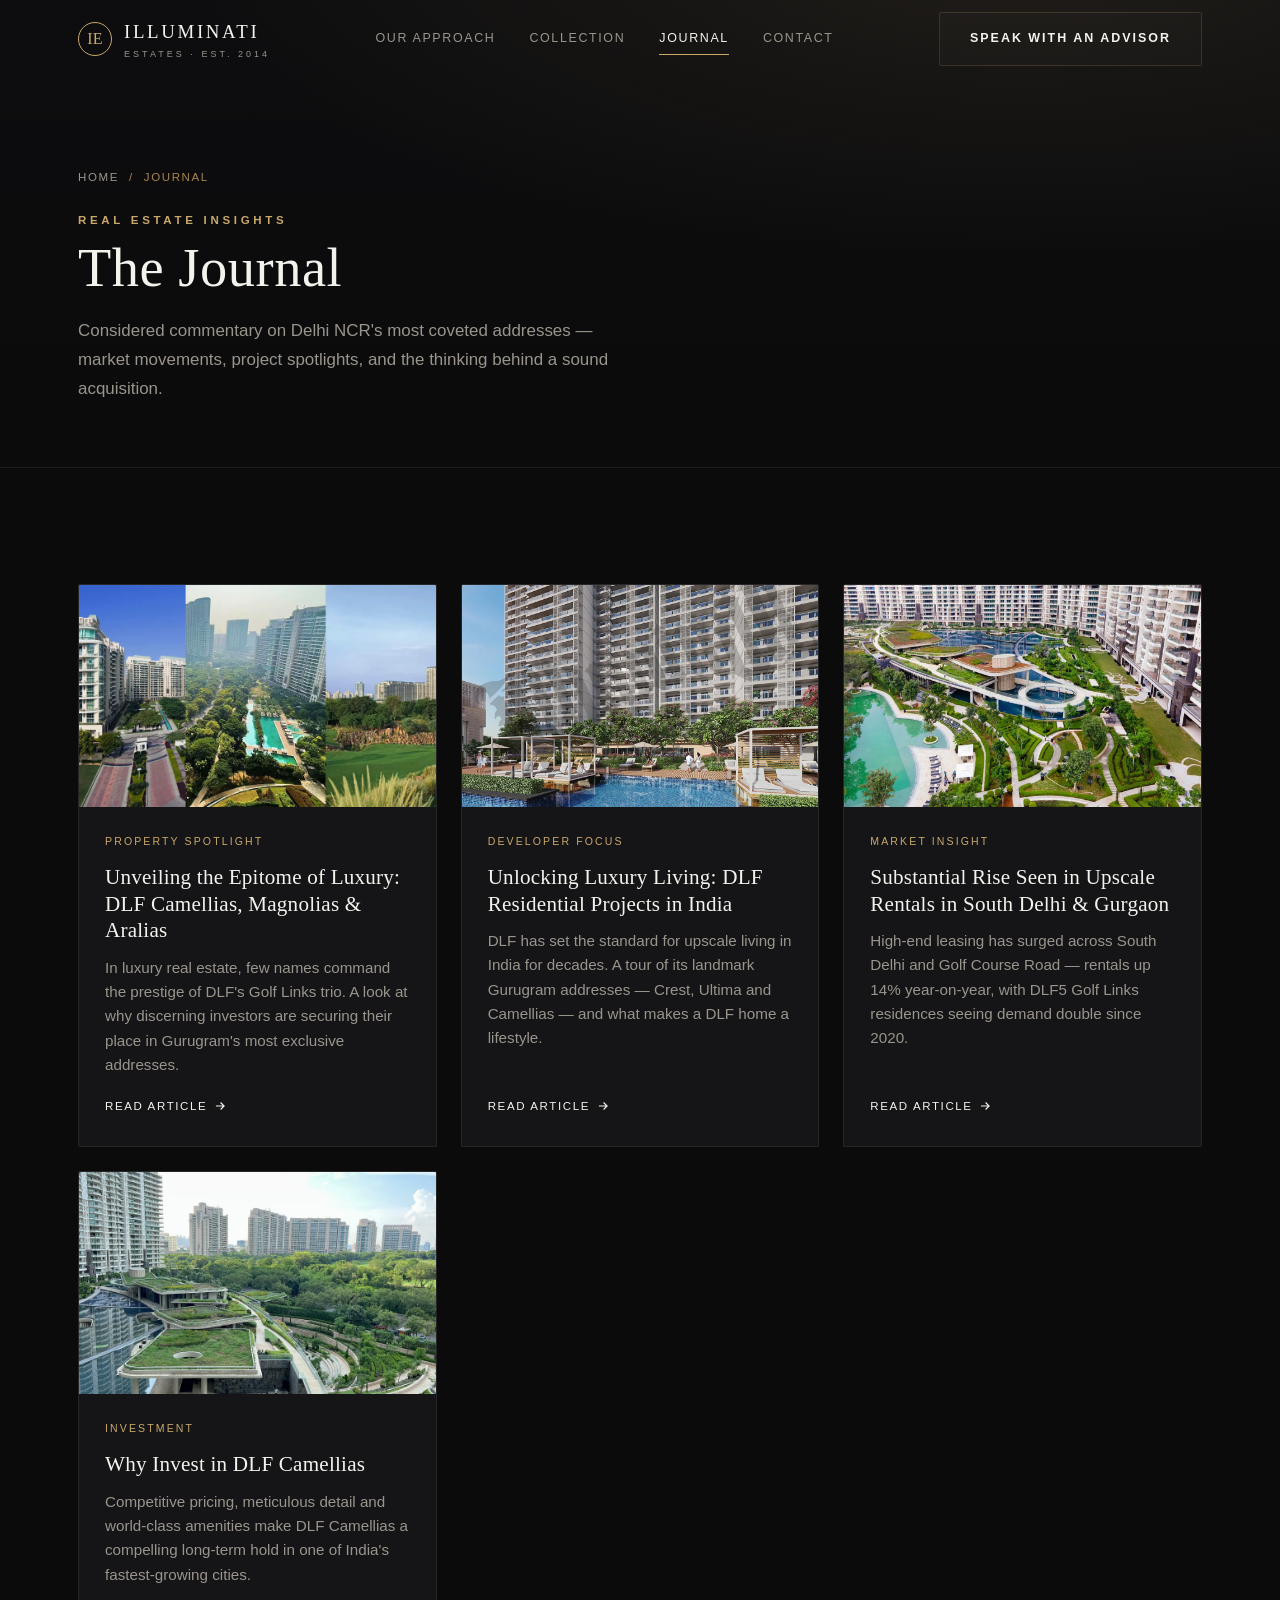
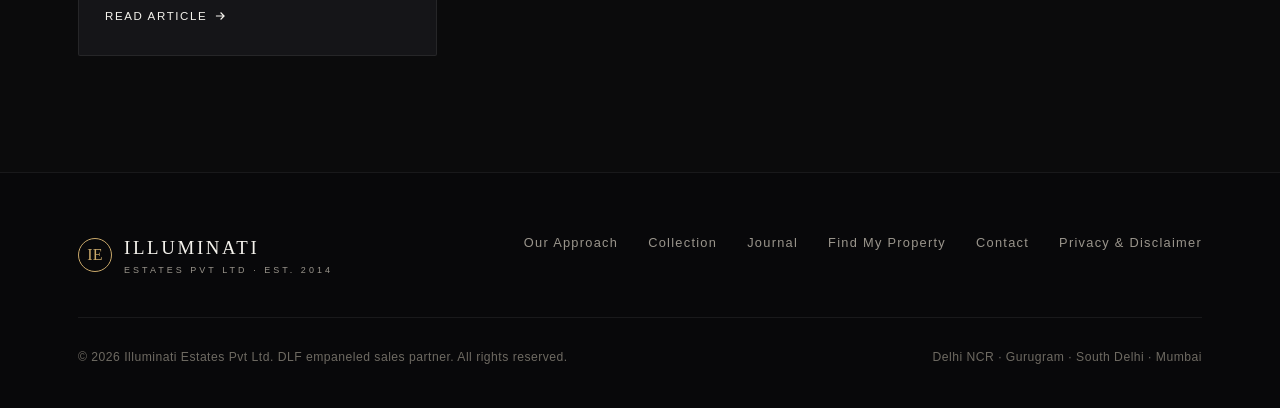
<file: blog/index.html>
<!DOCTYPE html>
<html lang="en">
<head>
<meta charset="UTF-8" />
<meta name="viewport" content="width=device-width, initial-scale=1.0" />
<title>The Journal — Illuminati Estates | Luxury Real Estate Insights</title>
<meta name="description" content="Market insight and property commentary from Illuminati Estates — Delhi NCR's private luxury real estate advisory. DLF Camellias, Magnolias, Aralias and Golf Course Road." />
<meta name="theme-color" content="#0B0B0C" />
<link rel="icon" type="image/png" href="../assets/img/favicon.png" />
<link rel="apple-touch-icon" href="../assets/img/apple-touch-icon.png" />
<link rel="stylesheet" href="../assets/css/site.css" />
</head>
<body>

<header id="site-header">
  <div class="wrap nav">
    <a href="../" class="brand" aria-label="Illuminati Estates home">
      <span class="mark serif">IE</span>
      <span><b>ILLUMINATI</b><small>Estates · Est. 2014</small></span>
    </a>
    <nav class="nav-links" aria-label="Primary">
      <a href="../#approach">Our Approach</a>
      <a href="../#properties">Collection</a>
      <a href="./" class="active">Journal</a>
      <a href="../#contact">Contact</a>
    </nav>
    <div class="nav-cta">
      <a href="tel:+919821217477" class="btn btn-ghost">Speak with an Advisor</a>
      <button class="burger" id="burger" aria-label="Open menu" aria-expanded="false"><span></span><span></span><span></span></button>
    </div>
  </div>
</header>

<div class="mobile-panel" id="mobilePanel">
  <a href="../#approach">Our Approach</a>
  <a href="../#properties">Collection</a>
  <a href="./">Journal</a>
  <a href="../#contact">Contact</a>
  <a href="../#bespoke" class="btn btn-primary">Find My Property</a>
</div>

<!-- ===================== PAGE HEAD ===================== -->
<section class="page-head">
  <div class="wrap">
    <nav class="crumb" aria-label="Breadcrumb">
      <a href="../">Home</a> <span>/</span> <span aria-current="page">Journal</span>
    </nav>
    <span class="eyebrow">Real Estate Insights</span>
    <h1>The Journal</h1>
    <p class="lede">Considered commentary on Delhi NCR's most coveted addresses — market movements, project spotlights, and the thinking behind a sound acquisition.</p>
  </div>
</section>

<!-- ===================== POSTS ===================== -->
<section class="pad">
  <div class="wrap">
    <div class="journal-grid">

      <article class="post-card reveal">
        <a href="unveiling-the-epitome-of-luxury-dlf-camellias-dlf-magnolias-and-dlf-aralias/" class="thumb">
          <img src="../uploads/blogs/unveiling-the-epitome-of-luxury-dlf-camellias-dlf-magnolias-and-dlf-aralias/unveiling-the-epitome-of-luxury-dlf-camellias-dlf-magnolias-and-dlf-aralias-featured.webp" alt="DLF Camellias, Magnolias and Aralias" loading="lazy" decoding="async" />
        </a>
        <div class="body">
          <span class="tag">Property Spotlight</span>
          <h2><a href="unveiling-the-epitome-of-luxury-dlf-camellias-dlf-magnolias-and-dlf-aralias/">Unveiling the Epitome of Luxury: DLF Camellias, Magnolias &amp; Aralias</a></h2>
          <p>In luxury real estate, few names command the prestige of DLF's Golf Links trio. A look at why discerning investors are securing their place in Gurugram's most exclusive addresses.</p>
          <a href="unveiling-the-epitome-of-luxury-dlf-camellias-dlf-magnolias-and-dlf-aralias/" class="more">Read article
            <svg viewBox="0 0 24 24" fill="none" stroke="currentColor" stroke-width="2"><path d="M5 12h14M13 6l6 6-6 6"/></svg></a>
        </div>
      </article>

      <article class="post-card reveal">
        <a href="unlocking-luxury-living-dlf-residential-projects-in-india/" class="thumb">
          <img src="../uploads/blogs/unlocking-luxury-living-dlf-residential-projects-in-india/unlocking-luxury-living-dlf-residential-projects-in-india-featured.webp" alt="DLF residential projects in Gurugram" loading="lazy" decoding="async" />
        </a>
        <div class="body">
          <span class="tag">Developer Focus</span>
          <h2><a href="unlocking-luxury-living-dlf-residential-projects-in-india/">Unlocking Luxury Living: DLF Residential Projects in India</a></h2>
          <p>DLF has set the standard for upscale living in India for decades. A tour of its landmark Gurugram addresses — Crest, Ultima and Camellias — and what makes a DLF home a lifestyle.</p>
          <a href="unlocking-luxury-living-dlf-residential-projects-in-india/" class="more">Read article
            <svg viewBox="0 0 24 24" fill="none" stroke="currentColor" stroke-width="2"><path d="M5 12h14M13 6l6 6-6 6"/></svg></a>
        </div>
      </article>

      <article class="post-card reveal">
        <a href="substantial-rise-seen-in-upscale-rentals-in-south-delhi-and-gurgaon/" class="thumb">
          <img src="../uploads/blogs/substantial-rise-seen-in-upscale-rentals-in-south-delhi-and-gurgaon/substantial-rise-seen-in-upscale-rentals-in-south-delhi-and-gurgaon-featured.jpg" alt="Upscale rentals in South Delhi and Gurgaon" loading="lazy" decoding="async" />
        </a>
        <div class="body">
          <span class="tag">Market Insight</span>
          <h2><a href="substantial-rise-seen-in-upscale-rentals-in-south-delhi-and-gurgaon/">Substantial Rise Seen in Upscale Rentals in South Delhi &amp; Gurgaon</a></h2>
          <p>High-end leasing has surged across South Delhi and Golf Course Road — rentals up 14% year-on-year, with DLF5 Golf Links residences seeing demand double since 2020.</p>
          <a href="substantial-rise-seen-in-upscale-rentals-in-south-delhi-and-gurgaon/" class="more">Read article
            <svg viewBox="0 0 24 24" fill="none" stroke="currentColor" stroke-width="2"><path d="M5 12h14M13 6l6 6-6 6"/></svg></a>
        </div>
      </article>

      <article class="post-card reveal">
        <a href="why-invest-in-dlf-camellias-in-2023/" class="thumb">
          <img src="../uploads/blogs/why-invest-in-dlf-camellias-in-2023/why-invest-in-dlf-camellias-in-2023-featured.webp" alt="Why invest in DLF Camellias" loading="lazy" decoding="async" />
        </a>
        <div class="body">
          <span class="tag">Investment</span>
          <h2><a href="why-invest-in-dlf-camellias-in-2023/">Why Invest in DLF Camellias</a></h2>
          <p>Competitive pricing, meticulous detail and world-class amenities make DLF Camellias a compelling long-term hold in one of India's fastest-growing cities.</p>
          <a href="why-invest-in-dlf-camellias-in-2023/" class="more">Read article
            <svg viewBox="0 0 24 24" fill="none" stroke="currentColor" stroke-width="2"><path d="M5 12h14M13 6l6 6-6 6"/></svg></a>
        </div>
      </article>

    </div>
  </div>
</section>

<!-- ===================== FOOTER ===================== -->
<footer>
  <div class="wrap">
    <div class="foot-top">
      <a href="../" class="brand">
        <span class="mark serif">IE</span>
        <span><b>ILLUMINATI</b><small>Estates Pvt Ltd · Est. 2014</small></span>
      </a>
      <nav class="foot-links" aria-label="Footer">
        <a href="../#approach">Our Approach</a>
        <a href="../#properties">Collection</a>
        <a href="./">Journal</a>
        <a href="../#bespoke">Find My Property</a>
        <a href="../#contact">Contact</a>
        <a href="../privacy-policy/">Privacy &amp; Disclaimer</a>
      </nav>
    </div>
    <div class="foot-bottom">
      <span>© 2026 Illuminati Estates Pvt Ltd. DLF empaneled sales partner. All rights reserved.</span>
      <span>Delhi NCR · Gurugram · South Delhi · Mumbai</span>
    </div>
  </div>
</footer>

<script>
  var header=document.getElementById('site-header');
  var onScroll=function(){header.classList.toggle('scrolled',window.scrollY>24)};
  window.addEventListener('scroll',onScroll,{passive:true});onScroll();
  var burger=document.getElementById('burger'),panel=document.getElementById('mobilePanel');
  burger.addEventListener('click',function(){var o=!document.body.classList.contains('menu-open');document.body.classList.toggle('menu-open',o);burger.setAttribute('aria-expanded',o)});
  panel.addEventListener('click',function(e){if(e.target.tagName==='A')document.body.classList.remove('menu-open')});
  if('IntersectionObserver' in window){var io=new IntersectionObserver(function(es){es.forEach(function(en){if(en.isIntersecting){en.target.classList.add('in');io.unobserve(en.target)}})},{threshold:.12,rootMargin:'0px 0px -40px 0px'});document.querySelectorAll('.reveal').forEach(function(el){io.observe(el)});}
  else{document.querySelectorAll('.reveal').forEach(function(el){el.classList.add('in')});}
</script>
</body>
</html>
</file>
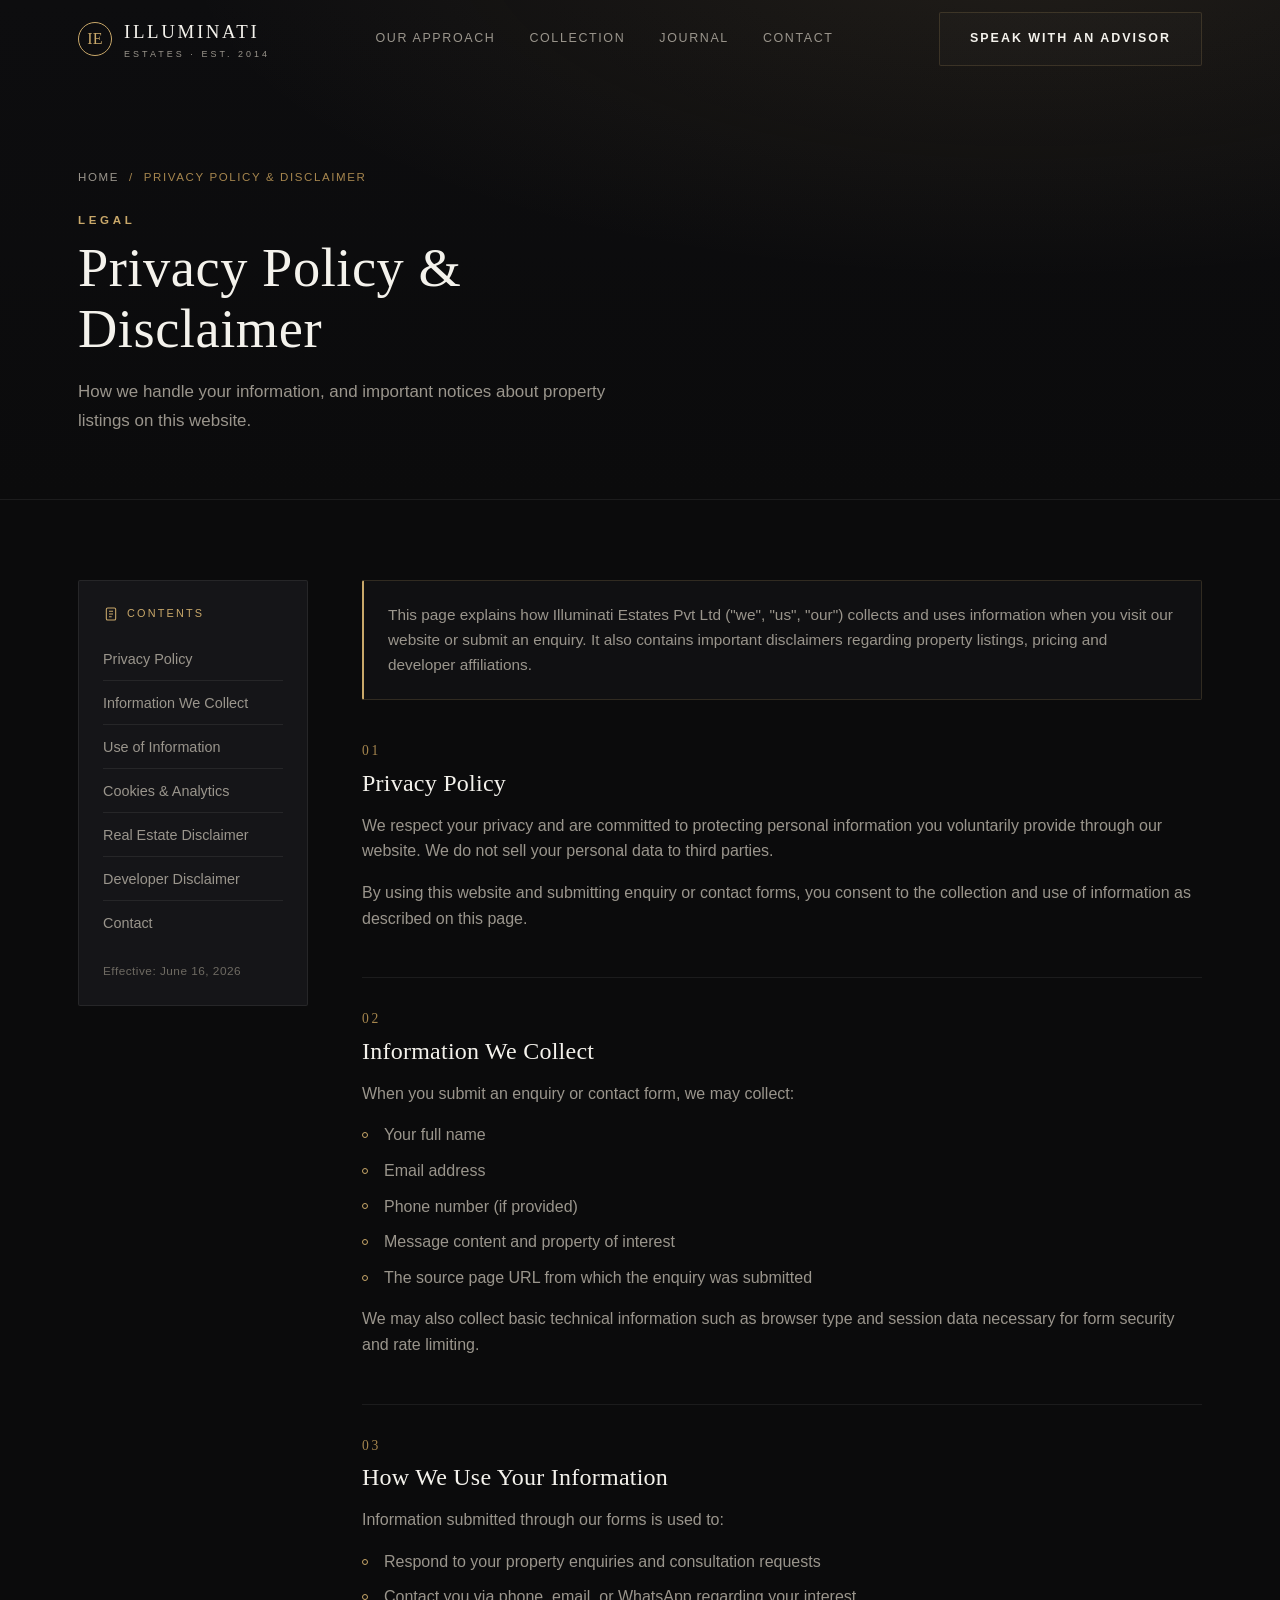
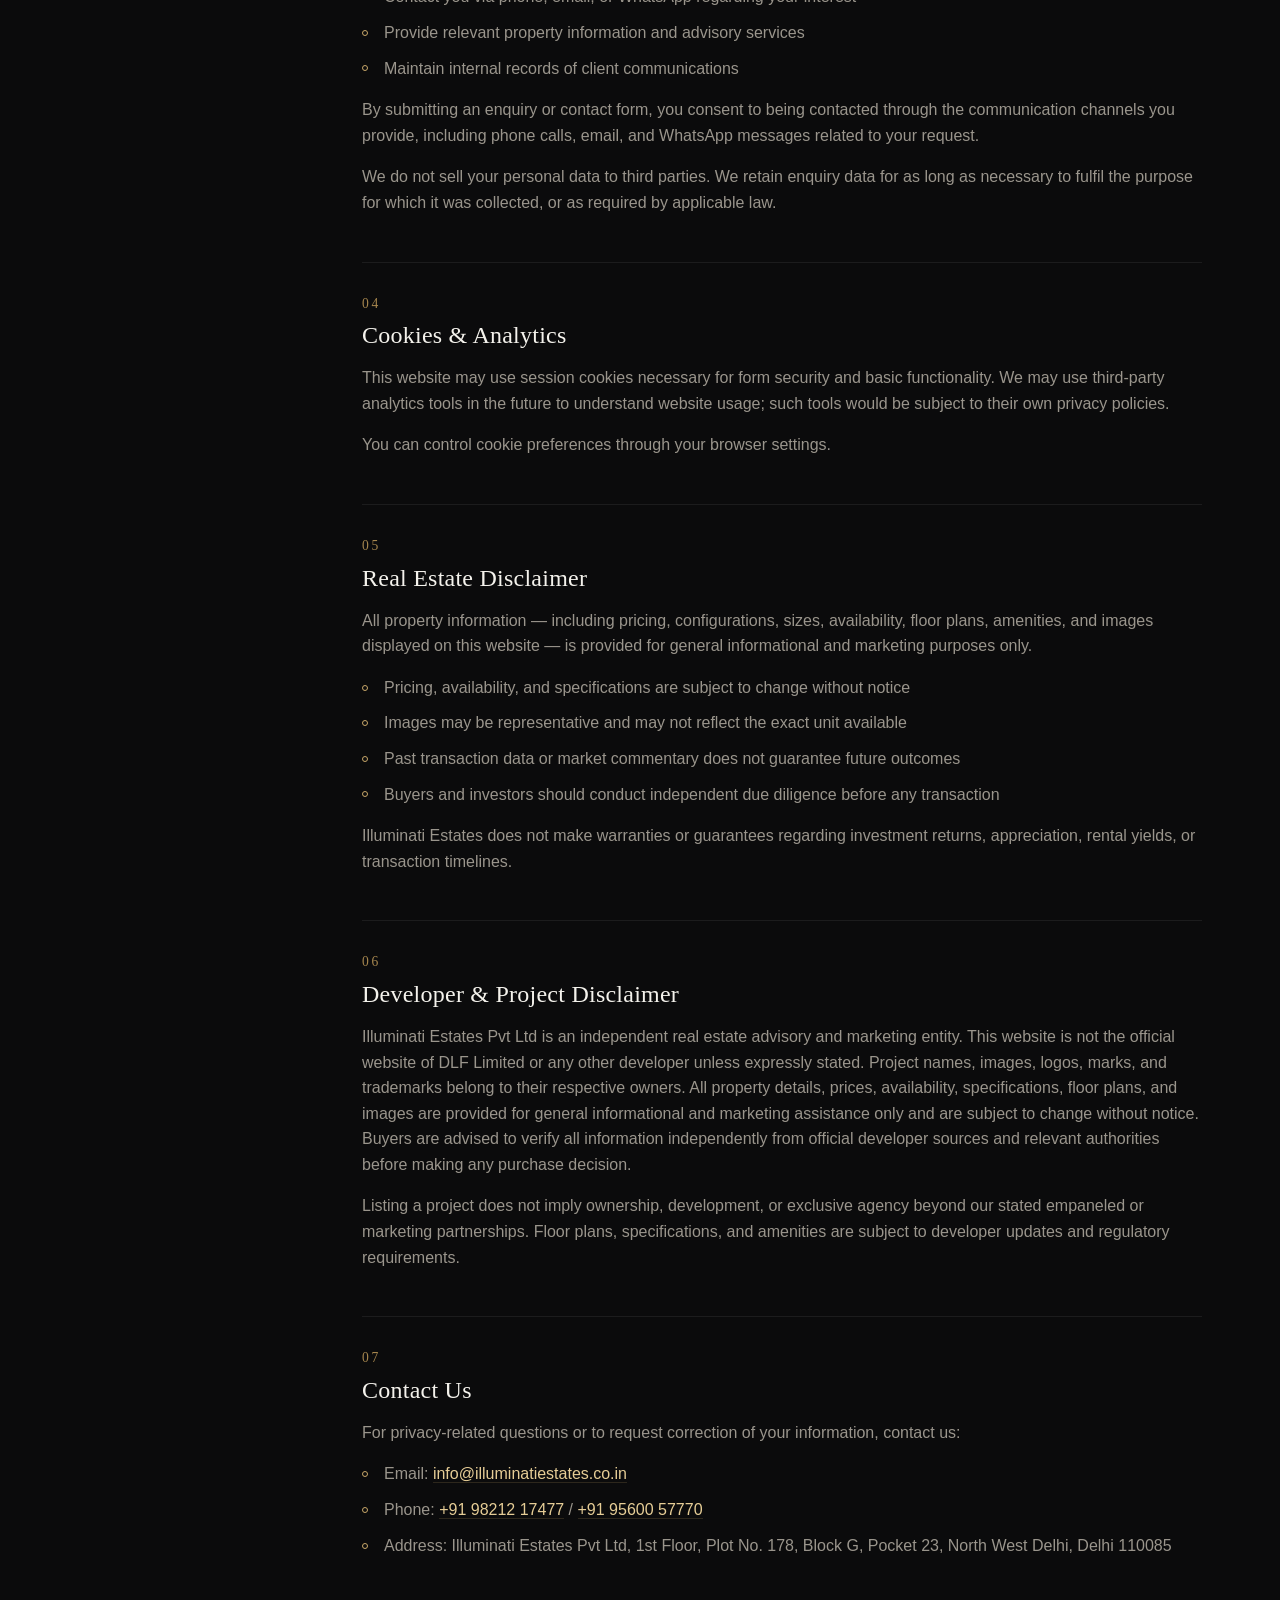
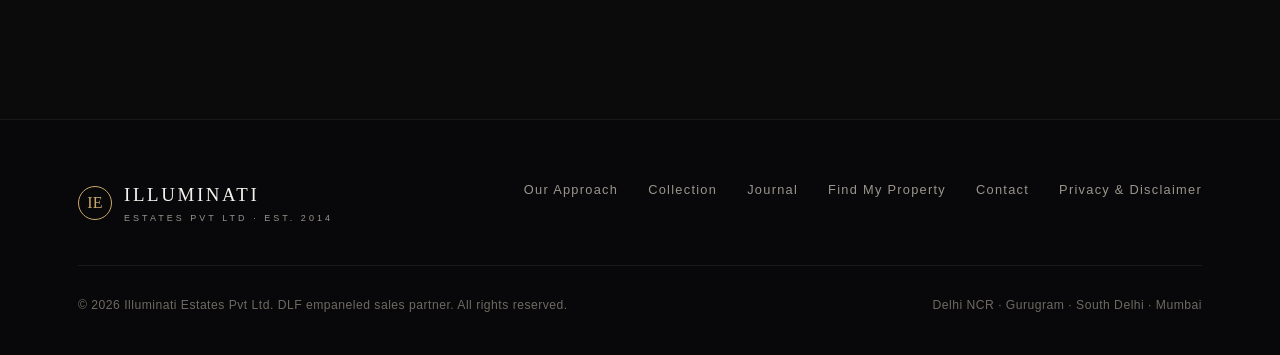
<file: privacy-policy/index.html>
<!DOCTYPE html>
<html lang="en">
<head>
<meta charset="UTF-8" />
<meta name="viewport" content="width=device-width, initial-scale=1.0" />
<title>Privacy Policy &amp; Disclaimer — Illuminati Estates</title>
<meta name="description" content="How Illuminati Estates handles your information, plus important real-estate and developer disclaimers regarding property listings on this website." />
<meta name="theme-color" content="#0B0B0C" />
<meta name="robots" content="noindex,follow" />
<link rel="icon" type="image/png" href="../assets/img/favicon.png" />
<link rel="apple-touch-icon" href="../assets/img/apple-touch-icon.png" />
<link rel="stylesheet" href="../assets/css/site.css" />
</head>
<body>

<header id="site-header">
  <div class="wrap nav">
    <a href="../" class="brand" aria-label="Illuminati Estates home">
      <span class="mark serif">IE</span>
      <span><b>ILLUMINATI</b><small>Estates · Est. 2014</small></span>
    </a>
    <nav class="nav-links" aria-label="Primary">
      <a href="../#approach">Our Approach</a>
      <a href="../#properties">Collection</a>
      <a href="../blog/">Journal</a>
      <a href="../#contact">Contact</a>
    </nav>
    <div class="nav-cta">
      <a href="tel:+919821217477" class="btn btn-ghost">Speak with an Advisor</a>
      <button class="burger" id="burger" aria-label="Open menu" aria-expanded="false"><span></span><span></span><span></span></button>
    </div>
  </div>
</header>

<div class="mobile-panel" id="mobilePanel">
  <a href="../#approach">Our Approach</a>
  <a href="../#properties">Collection</a>
  <a href="../blog/">Journal</a>
  <a href="../#contact">Contact</a>
  <a href="../#bespoke" class="btn btn-primary">Find My Property</a>
</div>

<section class="page-head">
  <div class="wrap">
    <nav class="crumb" aria-label="Breadcrumb">
      <a href="../">Home</a> <span>/</span> <span aria-current="page">Privacy Policy &amp; Disclaimer</span>
    </nav>
    <span class="eyebrow">Legal</span>
    <h1>Privacy Policy &amp; Disclaimer</h1>
    <p class="lede">How we handle your information, and important notices about property listings on this website.</p>
  </div>
</section>

<section class="pad" style="padding-top:clamp(48px,7vw,80px)">
  <div class="wrap">
    <div class="legal-grid">

      <aside class="legal-nav" aria-label="Contents">
        <div class="nh">
          <svg viewBox="0 0 24 24" fill="none" stroke="currentColor" stroke-width="1.6" style="width:16px;height:16px"><rect x="5" y="3" width="14" height="18" rx="2"/><path d="M9 8h6M9 12h6M9 16h4"/></svg>
          Contents
        </div>
        <ul>
          <li><a href="#privacy-policy">Privacy Policy</a></li>
          <li><a href="#data-collection">Information We Collect</a></li>
          <li><a href="#data-use">Use of Information</a></li>
          <li><a href="#cookies">Cookies &amp; Analytics</a></li>
          <li><a href="#disclaimer">Real Estate Disclaimer</a></li>
          <li><a href="#developer">Developer Disclaimer</a></li>
          <li><a href="#contact">Contact</a></li>
        </ul>
        <div class="eff">Effective: June 16, 2026</div>
      </aside>

      <div>
        <p class="policy-intro">This page explains how Illuminati Estates Pvt Ltd ("we", "us", "our") collects and uses information when you visit our website or submit an enquiry. It also contains important disclaimers regarding property listings, pricing and developer affiliations.</p>

        <div class="policy-section" id="privacy-policy">
          <span class="num">01</span>
          <h2>Privacy Policy</h2>
          <p>We respect your privacy and are committed to protecting personal information you voluntarily provide through our website. We do not sell your personal data to third parties.</p>
          <p>By using this website and submitting enquiry or contact forms, you consent to the collection and use of information as described on this page.</p>
        </div>

        <div class="policy-section" id="data-collection">
          <span class="num">02</span>
          <h2>Information We Collect</h2>
          <p>When you submit an enquiry or contact form, we may collect:</p>
          <ul>
            <li>Your full name</li>
            <li>Email address</li>
            <li>Phone number (if provided)</li>
            <li>Message content and property of interest</li>
            <li>The source page URL from which the enquiry was submitted</li>
          </ul>
          <p>We may also collect basic technical information such as browser type and session data necessary for form security and rate limiting.</p>
        </div>

        <div class="policy-section" id="data-use">
          <span class="num">03</span>
          <h2>How We Use Your Information</h2>
          <p>Information submitted through our forms is used to:</p>
          <ul>
            <li>Respond to your property enquiries and consultation requests</li>
            <li>Contact you via phone, email, or WhatsApp regarding your interest</li>
            <li>Provide relevant property information and advisory services</li>
            <li>Maintain internal records of client communications</li>
          </ul>
          <p>By submitting an enquiry or contact form, you consent to being contacted through the communication channels you provide, including phone calls, email, and WhatsApp messages related to your request.</p>
          <p>We do not sell your personal data to third parties. We retain enquiry data for as long as necessary to fulfil the purpose for which it was collected, or as required by applicable law.</p>
        </div>

        <div class="policy-section" id="cookies">
          <span class="num">04</span>
          <h2>Cookies &amp; Analytics</h2>
          <p>This website may use session cookies necessary for form security and basic functionality. We may use third-party analytics tools in the future to understand website usage; such tools would be subject to their own privacy policies.</p>
          <p>You can control cookie preferences through your browser settings.</p>
        </div>

        <div class="policy-section" id="disclaimer">
          <span class="num">05</span>
          <h2>Real Estate Disclaimer</h2>
          <p>All property information — including pricing, configurations, sizes, availability, floor plans, amenities, and images displayed on this website — is provided for general informational and marketing purposes only.</p>
          <ul>
            <li>Pricing, availability, and specifications are subject to change without notice</li>
            <li>Images may be representative and may not reflect the exact unit available</li>
            <li>Past transaction data or market commentary does not guarantee future outcomes</li>
            <li>Buyers and investors should conduct independent due diligence before any transaction</li>
          </ul>
          <p>Illuminati Estates does not make warranties or guarantees regarding investment returns, appreciation, rental yields, or transaction timelines.</p>
        </div>

        <div class="policy-section" id="developer">
          <span class="num">06</span>
          <h2>Developer &amp; Project Disclaimer</h2>
          <p>Illuminati Estates Pvt Ltd is an independent real estate advisory and marketing entity. This website is not the official website of DLF Limited or any other developer unless expressly stated. Project names, images, logos, marks, and trademarks belong to their respective owners. All property details, prices, availability, specifications, floor plans, and images are provided for general informational and marketing assistance only and are subject to change without notice. Buyers are advised to verify all information independently from official developer sources and relevant authorities before making any purchase decision.</p>
          <p>Listing a project does not imply ownership, development, or exclusive agency beyond our stated empaneled or marketing partnerships. Floor plans, specifications, and amenities are subject to developer updates and regulatory requirements.</p>
        </div>

        <div class="policy-section" id="contact">
          <span class="num">07</span>
          <h2>Contact Us</h2>
          <p>For privacy-related questions or to request correction of your information, contact us:</p>
          <ul>
            <li>Email: <a href="mailto:info@illuminatiestates.co.in">info@illuminatiestates.co.in</a></li>
            <li>Phone: <a href="tel:+919821217477">+91 98212 17477</a> / <a href="tel:+919560057770">+91 95600 57770</a></li>
            <li>Address: Illuminati Estates Pvt Ltd, 1st Floor, Plot No. 178, Block G, Pocket 23, North West Delhi, Delhi 110085</li>
          </ul>
        </div>
      </div>

    </div>
  </div>
</section>

<footer>
  <div class="wrap">
    <div class="foot-top">
      <a href="../" class="brand">
        <span class="mark serif">IE</span>
        <span><b>ILLUMINATI</b><small>Estates Pvt Ltd · Est. 2014</small></span>
      </a>
      <nav class="foot-links" aria-label="Footer">
        <a href="../#approach">Our Approach</a>
        <a href="../#properties">Collection</a>
        <a href="../blog/">Journal</a>
        <a href="../#bespoke">Find My Property</a>
        <a href="../#contact">Contact</a>
        <a href="./">Privacy &amp; Disclaimer</a>
      </nav>
    </div>
    <div class="foot-bottom">
      <span>© 2026 Illuminati Estates Pvt Ltd. DLF empaneled sales partner. All rights reserved.</span>
      <span>Delhi NCR · Gurugram · South Delhi · Mumbai</span>
    </div>
  </div>
</footer>

<script>
  var header=document.getElementById('site-header');
  var onScroll=function(){header.classList.toggle('scrolled',window.scrollY>24)};
  window.addEventListener('scroll',onScroll,{passive:true});onScroll();
  var burger=document.getElementById('burger'),panel=document.getElementById('mobilePanel');
  burger.addEventListener('click',function(){var o=!document.body.classList.contains('menu-open');document.body.classList.toggle('menu-open',o);burger.setAttribute('aria-expanded',o)});
  panel.addEventListener('click',function(e){if(e.target.tagName==='A')document.body.classList.remove('menu-open')});
</script>
</body>
</html>
</file>
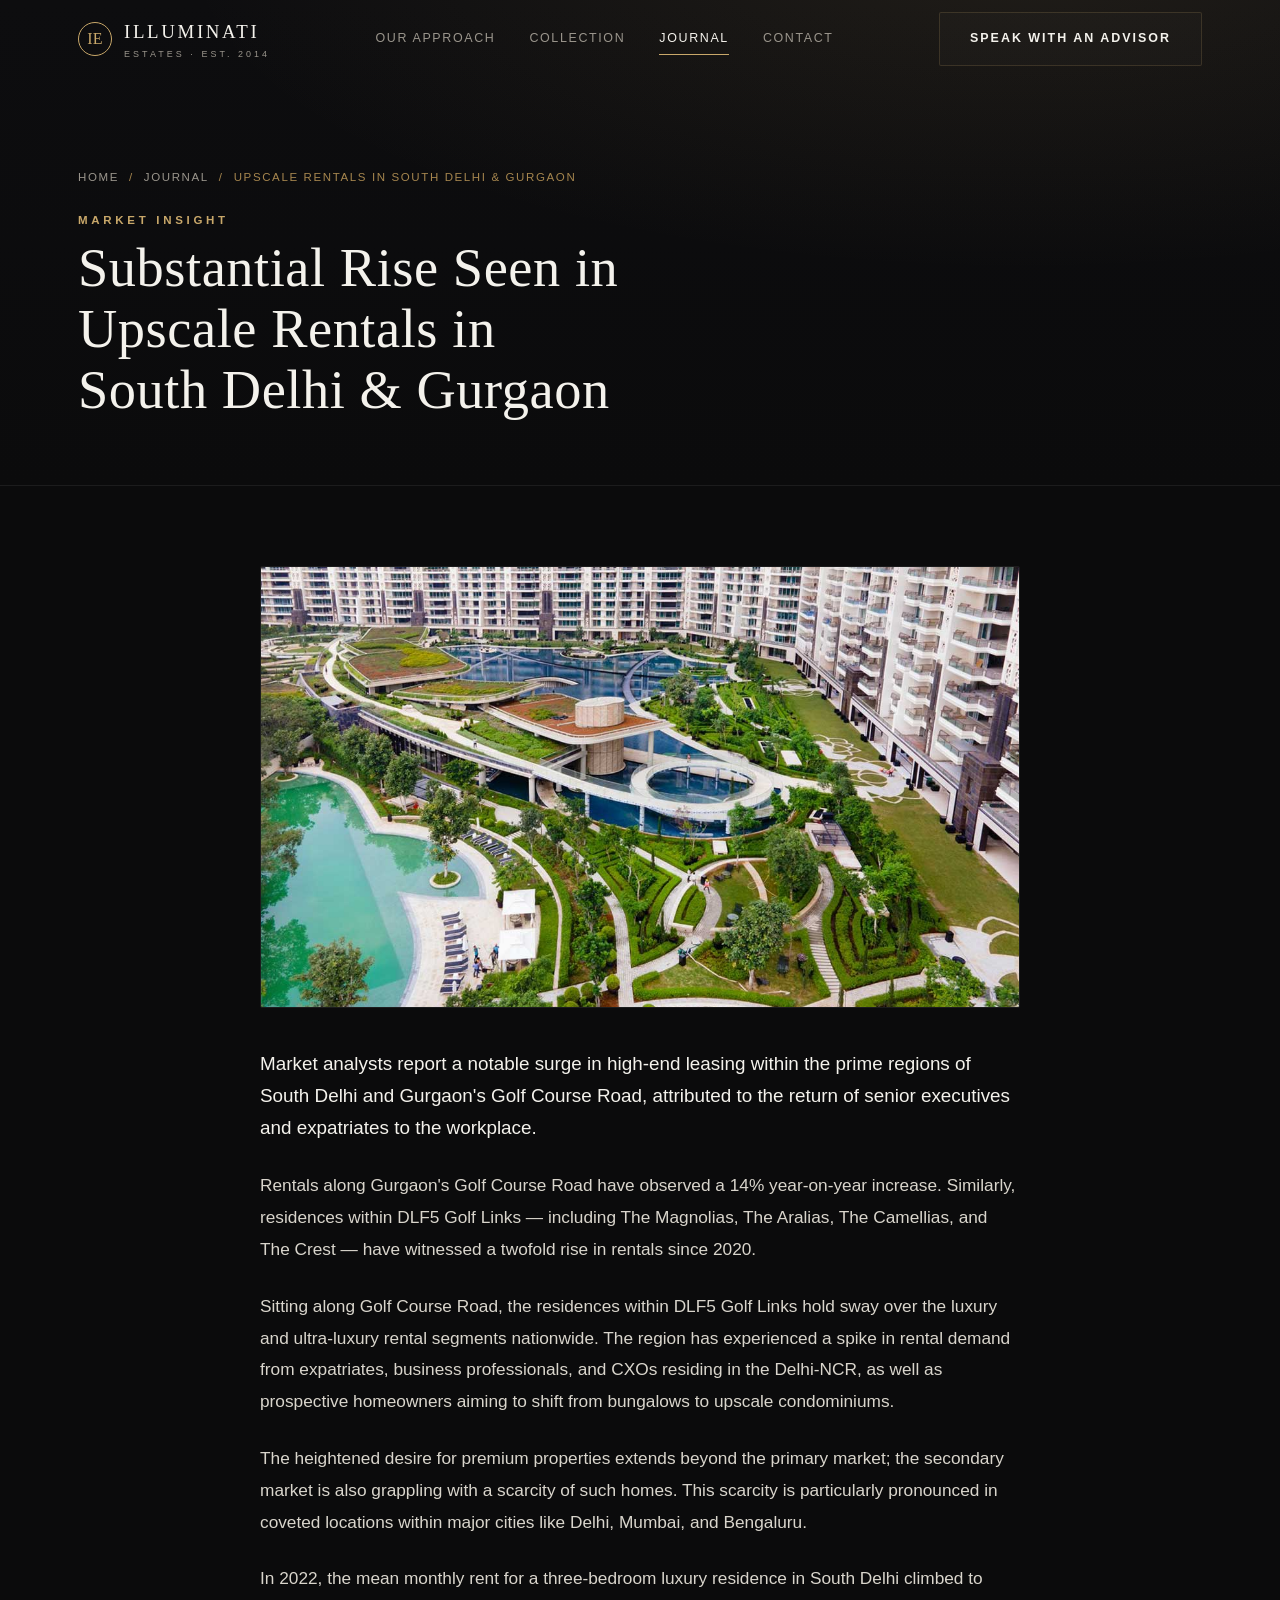
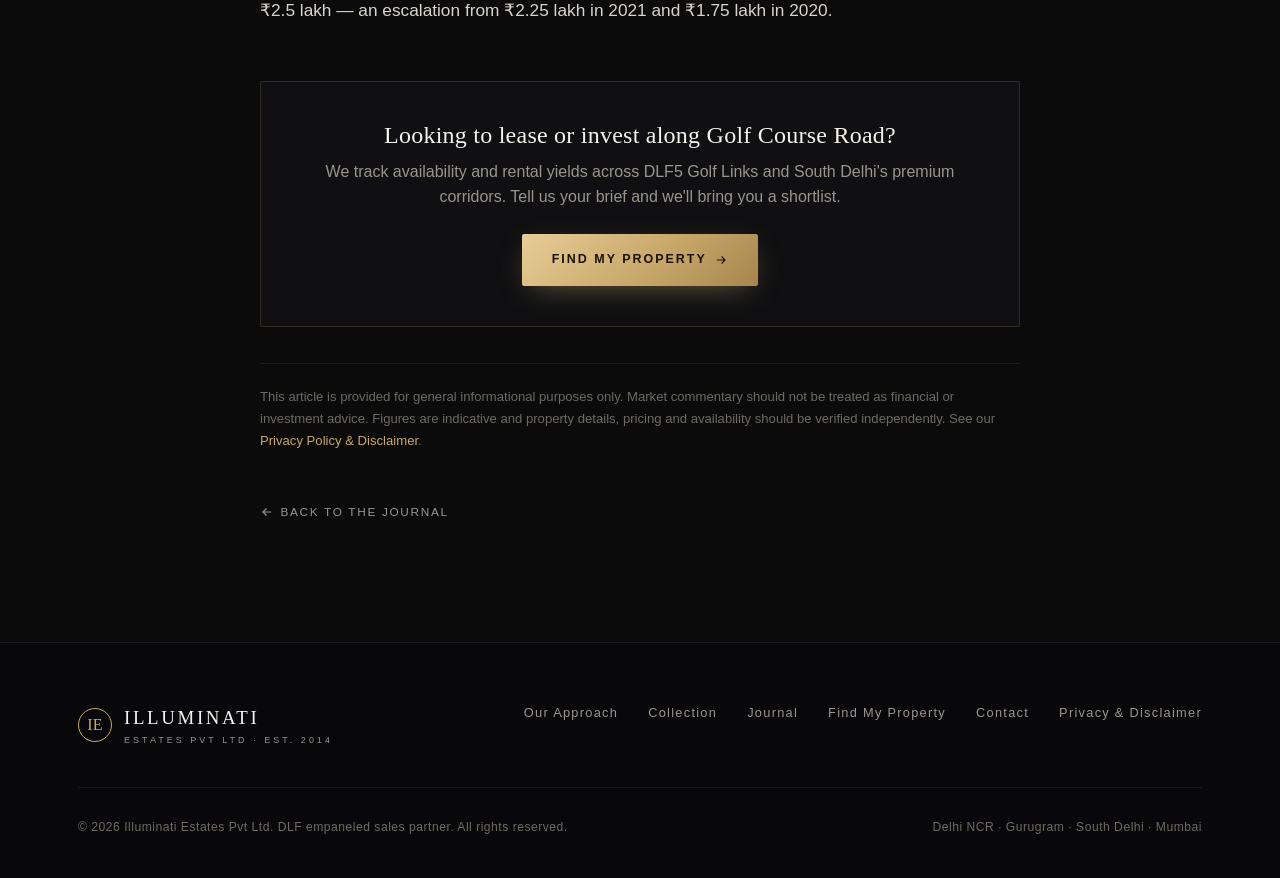
<file: blog/substantial-rise-seen-in-upscale-rentals-in-south-delhi-and-gurgaon/index.html>
<!DOCTYPE html>
<html lang="en">
<head>
<meta charset="UTF-8" />
<meta name="viewport" content="width=device-width, initial-scale=1.0" />
<title>Substantial Rise in Upscale Rentals — South Delhi &amp; Gurgaon | Illuminati Estates</title>
<meta name="description" content="High-end leasing has surged across South Delhi and Gurgaon's Golf Course Road — rentals up 14% year-on-year, with DLF5 Golf Links residences seeing demand double since 2020." />
<meta name="theme-color" content="#0B0B0C" />
<link rel="icon" type="image/png" href="../../assets/img/favicon.png" />
<link rel="apple-touch-icon" href="../../assets/img/apple-touch-icon.png" />
<link rel="stylesheet" href="../../assets/css/site.css" />
<meta property="og:title" content="Substantial Rise Seen in Upscale Rentals in South Delhi & Gurgaon" />
<meta property="og:image" content="../../uploads/blogs/substantial-rise-seen-in-upscale-rentals-in-south-delhi-and-gurgaon/substantial-rise-seen-in-upscale-rentals-in-south-delhi-and-gurgaon-featured.jpg" />
<meta property="og:type" content="article" />
</head>
<body>

<header id="site-header">
  <div class="wrap nav">
    <a href="../../" class="brand" aria-label="Illuminati Estates home">
      <span class="mark serif">IE</span>
      <span><b>ILLUMINATI</b><small>Estates · Est. 2014</small></span>
    </a>
    <nav class="nav-links" aria-label="Primary">
      <a href="../../#approach">Our Approach</a>
      <a href="../../#properties">Collection</a>
      <a href="../" class="active">Journal</a>
      <a href="../../#contact">Contact</a>
    </nav>
    <div class="nav-cta">
      <a href="tel:+919821217477" class="btn btn-ghost">Speak with an Advisor</a>
      <button class="burger" id="burger" aria-label="Open menu" aria-expanded="false"><span></span><span></span><span></span></button>
    </div>
  </div>
</header>

<div class="mobile-panel" id="mobilePanel">
  <a href="../../#approach">Our Approach</a>
  <a href="../../#properties">Collection</a>
  <a href="../">Journal</a>
  <a href="../../#contact">Contact</a>
  <a href="../../#bespoke" class="btn btn-primary">Find My Property</a>
</div>

<section class="page-head">
  <div class="wrap">
    <nav class="crumb" aria-label="Breadcrumb">
      <a href="../../">Home</a> <span>/</span> <a href="../">Journal</a> <span>/</span> <span aria-current="page">Upscale Rentals in South Delhi &amp; Gurgaon</span>
    </nav>
    <span class="eyebrow">Market Insight</span>
    <h1>Substantial Rise Seen in Upscale Rentals in South Delhi &amp; Gurgaon</h1>
  </div>
</section>

<section class="pad" style="padding-top:clamp(48px,7vw,80px)">
  <div class="wrap">
    <article class="article">
      <figure class="article-figure">
        <img src="../../uploads/blogs/substantial-rise-seen-in-upscale-rentals-in-south-delhi-and-gurgaon/substantial-rise-seen-in-upscale-rentals-in-south-delhi-and-gurgaon-featured.jpg" alt="Upscale residences along Golf Course Road, Gurgaon" width="1200" height="630" decoding="async" />
      </figure>

      <div class="article-body">
        <p>Market analysts report a notable surge in high-end leasing within the prime regions of South Delhi and Gurgaon's Golf Course Road, attributed to the return of senior executives and expatriates to the workplace.</p>

        <p>Rentals along Gurgaon's Golf Course Road have observed a 14% year-on-year increase. Similarly, residences within DLF5 Golf Links — including The Magnolias, The Aralias, The Camellias, and The Crest — have witnessed a twofold rise in rentals since 2020.</p>

        <p>Sitting along Golf Course Road, the residences within DLF5 Golf Links hold sway over the luxury and ultra-luxury rental segments nationwide. The region has experienced a spike in rental demand from expatriates, business professionals, and CXOs residing in the Delhi-NCR, as well as prospective homeowners aiming to shift from bungalows to upscale condominiums.</p>

        <p>The heightened desire for premium properties extends beyond the primary market; the secondary market is also grappling with a scarcity of such homes. This scarcity is particularly pronounced in coveted locations within major cities like Delhi, Mumbai, and Bengaluru.</p>

        <p>In 2022, the mean monthly rent for a three-bedroom luxury residence in South Delhi climbed to ₹2.5 lakh — an escalation from ₹2.25 lakh in 2021 and ₹1.75 lakh in 2020.</p>
      </div>

      <div class="article-cta">
        <h3>Looking to lease or invest along Golf Course Road?</h3>
        <p>We track availability and rental yields across DLF5 Golf Links and South Delhi's premium corridors. Tell us your brief and we'll bring you a shortlist.</p>
        <a href="../../#bespoke" class="btn btn-primary">Find My Property
          <svg viewBox="0 0 24 24" fill="none" stroke="currentColor" stroke-width="2"><path d="M5 12h14M13 6l6 6-6 6"/></svg></a>
      </div>

      <p class="article-note">This article is provided for general informational purposes only. Market commentary should not be treated as financial or investment advice. Figures are indicative and property details, pricing and availability should be verified independently. See our <a href="../../privacy-policy/" style="color:var(--gold)">Privacy Policy &amp; Disclaimer</a>.</p>

      <a href="../" class="back-link"><svg viewBox="0 0 24 24" fill="none" stroke="currentColor" stroke-width="2"><path d="M19 12H5M11 18l-6-6 6-6"/></svg> Back to the Journal</a>
    </article>
  </div>
</section>

<footer>
  <div class="wrap">
    <div class="foot-top">
      <a href="../../" class="brand">
        <span class="mark serif">IE</span>
        <span><b>ILLUMINATI</b><small>Estates Pvt Ltd · Est. 2014</small></span>
      </a>
      <nav class="foot-links" aria-label="Footer">
        <a href="../../#approach">Our Approach</a>
        <a href="../../#properties">Collection</a>
        <a href="../">Journal</a>
        <a href="../../#bespoke">Find My Property</a>
        <a href="../../#contact">Contact</a>
        <a href="../../privacy-policy/">Privacy &amp; Disclaimer</a>
      </nav>
    </div>
    <div class="foot-bottom">
      <span>© 2026 Illuminati Estates Pvt Ltd. DLF empaneled sales partner. All rights reserved.</span>
      <span>Delhi NCR · Gurugram · South Delhi · Mumbai</span>
    </div>
  </div>
</footer>

<script>
  var header=document.getElementById('site-header');
  var onScroll=function(){header.classList.toggle('scrolled',window.scrollY>24)};
  window.addEventListener('scroll',onScroll,{passive:true});onScroll();
  var burger=document.getElementById('burger'),panel=document.getElementById('mobilePanel');
  burger.addEventListener('click',function(){var o=!document.body.classList.contains('menu-open');document.body.classList.toggle('menu-open',o);burger.setAttribute('aria-expanded',o)});
  panel.addEventListener('click',function(e){if(e.target.tagName==='A')document.body.classList.remove('menu-open')});
</script>
</body>
</html>
</file>
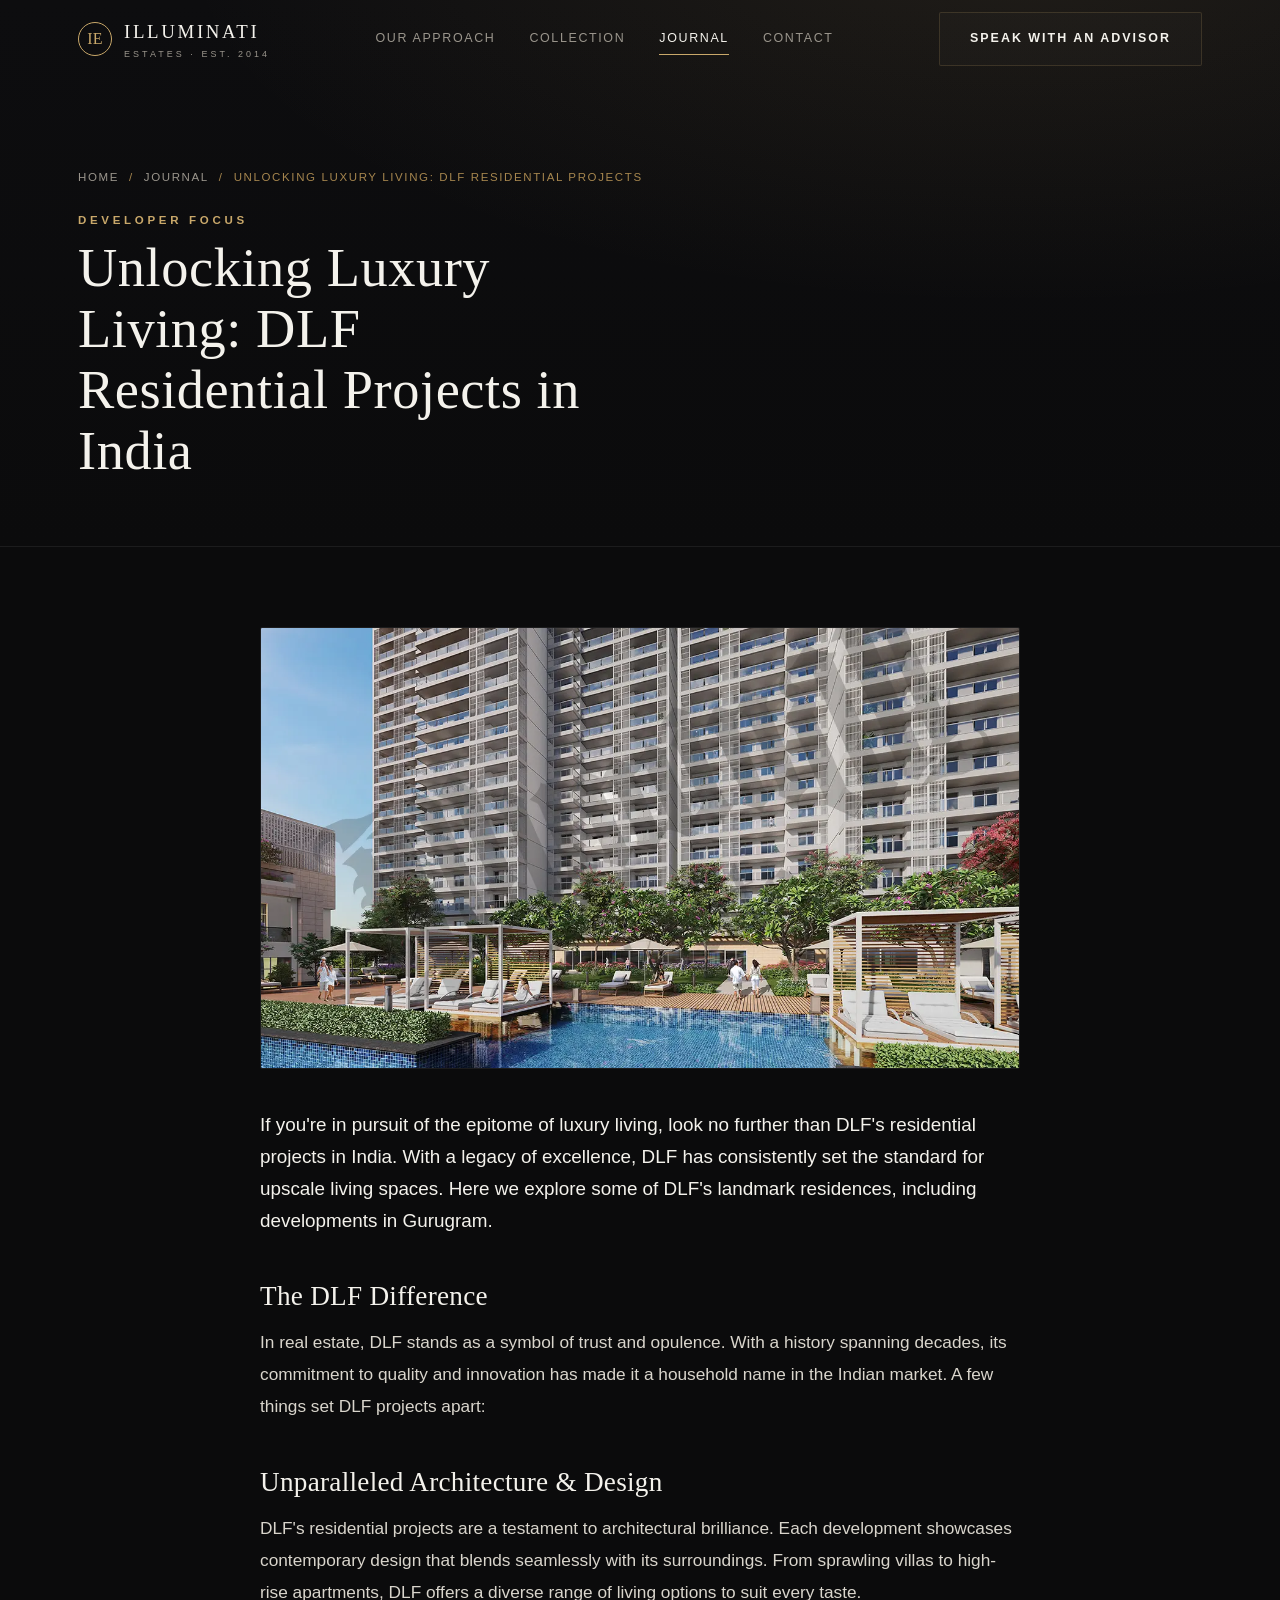
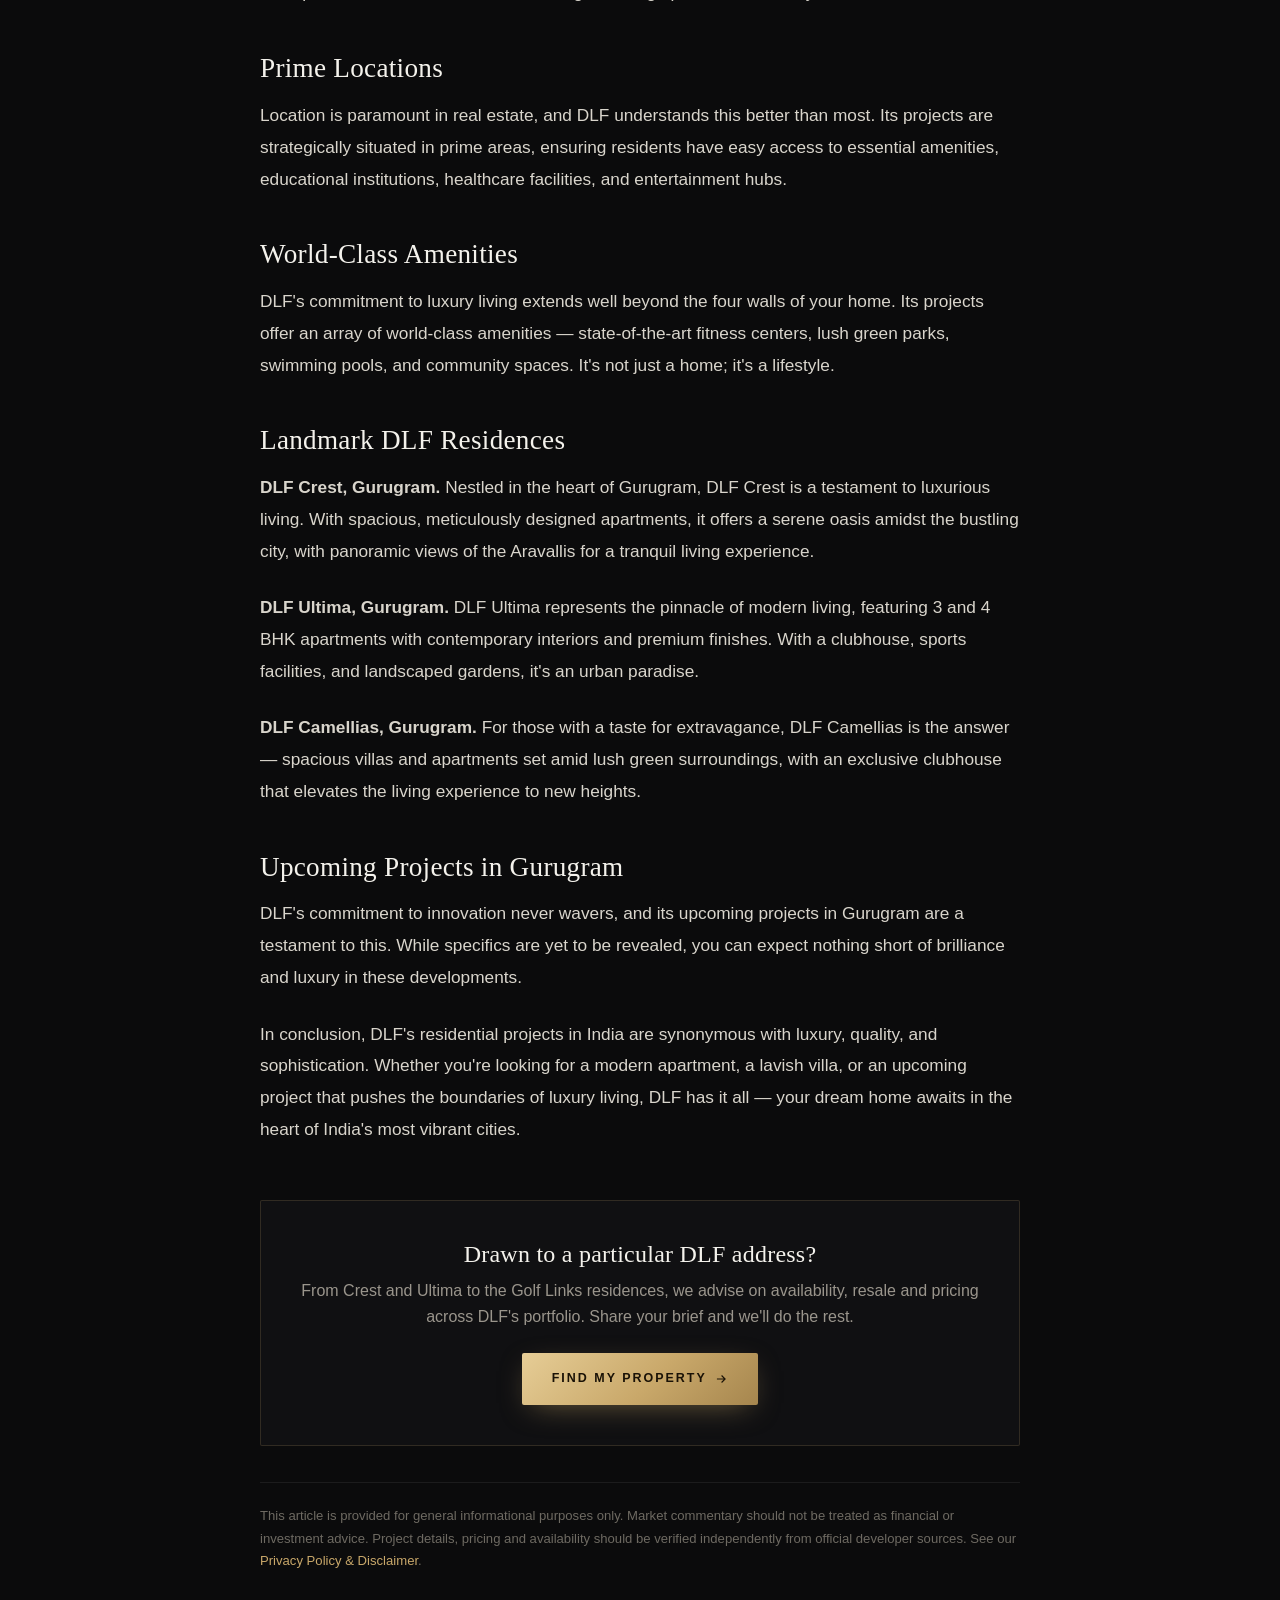
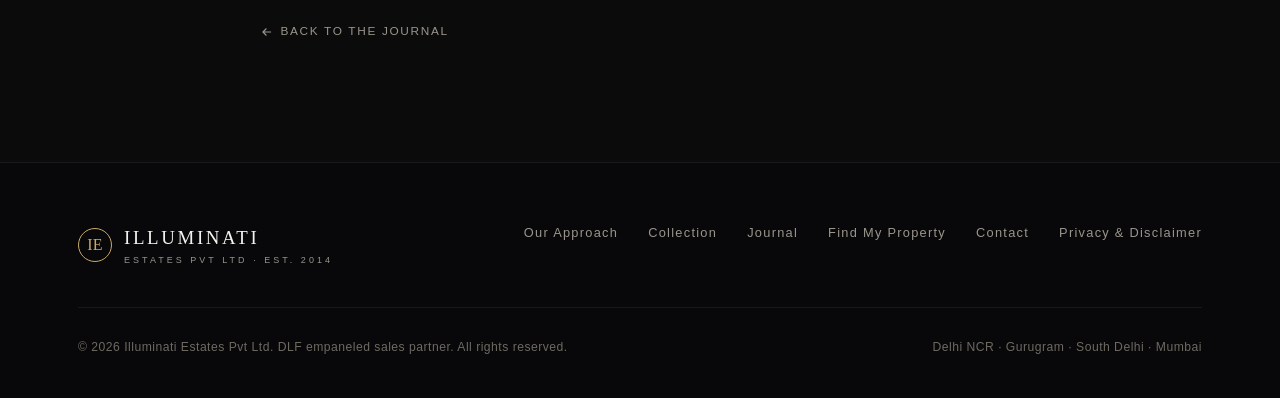
<file: blog/unlocking-luxury-living-dlf-residential-projects-in-india/index.html>
<!DOCTYPE html>
<html lang="en">
<head>
<meta charset="UTF-8" />
<meta name="viewport" content="width=device-width, initial-scale=1.0" />
<title>Unlocking Luxury Living: DLF Residential Projects in India — Illuminati Estates</title>
<meta name="description" content="A tour of DLF's landmark Gurugram residences — Crest, Ultima and Camellias — and what makes a DLF home a lifestyle: architecture, prime locations and world-class amenities." />
<meta name="theme-color" content="#0B0B0C" />
<link rel="icon" type="image/png" href="../../assets/img/favicon.png" />
<link rel="apple-touch-icon" href="../../assets/img/apple-touch-icon.png" />
<link rel="stylesheet" href="../../assets/css/site.css" />
<meta property="og:title" content="Unlocking Luxury Living: DLF Residential Projects in India" />
<meta property="og:image" content="../../uploads/blogs/unlocking-luxury-living-dlf-residential-projects-in-india/unlocking-luxury-living-dlf-residential-projects-in-india-featured.webp" />
<meta property="og:type" content="article" />
</head>
<body>

<header id="site-header">
  <div class="wrap nav">
    <a href="../../" class="brand" aria-label="Illuminati Estates home">
      <span class="mark serif">IE</span>
      <span><b>ILLUMINATI</b><small>Estates · Est. 2014</small></span>
    </a>
    <nav class="nav-links" aria-label="Primary">
      <a href="../../#approach">Our Approach</a>
      <a href="../../#properties">Collection</a>
      <a href="../" class="active">Journal</a>
      <a href="../../#contact">Contact</a>
    </nav>
    <div class="nav-cta">
      <a href="tel:+919821217477" class="btn btn-ghost">Speak with an Advisor</a>
      <button class="burger" id="burger" aria-label="Open menu" aria-expanded="false"><span></span><span></span><span></span></button>
    </div>
  </div>
</header>

<div class="mobile-panel" id="mobilePanel">
  <a href="../../#approach">Our Approach</a>
  <a href="../../#properties">Collection</a>
  <a href="../">Journal</a>
  <a href="../../#contact">Contact</a>
  <a href="../../#bespoke" class="btn btn-primary">Find My Property</a>
</div>

<section class="page-head">
  <div class="wrap">
    <nav class="crumb" aria-label="Breadcrumb">
      <a href="../../">Home</a> <span>/</span> <a href="../">Journal</a> <span>/</span> <span aria-current="page">Unlocking Luxury Living: DLF Residential Projects</span>
    </nav>
    <span class="eyebrow">Developer Focus</span>
    <h1>Unlocking Luxury Living: DLF Residential Projects in India</h1>
  </div>
</section>

<section class="pad" style="padding-top:clamp(48px,7vw,80px)">
  <div class="wrap">
    <article class="article">
      <figure class="article-figure">
        <img src="../../uploads/blogs/unlocking-luxury-living-dlf-residential-projects-in-india/unlocking-luxury-living-dlf-residential-projects-in-india-featured.webp" alt="DLF residential projects in Gurugram, India" width="1280" height="720" decoding="async" />
      </figure>

      <div class="article-body">
        <p>If you're in pursuit of the epitome of luxury living, look no further than DLF's residential projects in India. With a legacy of excellence, DLF has consistently set the standard for upscale living spaces. Here we explore some of DLF's landmark residences, including developments in Gurugram.</p>

        <h2>The DLF Difference</h2>
        <p>In real estate, DLF stands as a symbol of trust and opulence. With a history spanning decades, its commitment to quality and innovation has made it a household name in the Indian market. A few things set DLF projects apart:</p>

        <h2>Unparalleled Architecture &amp; Design</h2>
        <p>DLF's residential projects are a testament to architectural brilliance. Each development showcases contemporary design that blends seamlessly with its surroundings. From sprawling villas to high-rise apartments, DLF offers a diverse range of living options to suit every taste.</p>

        <h2>Prime Locations</h2>
        <p>Location is paramount in real estate, and DLF understands this better than most. Its projects are strategically situated in prime areas, ensuring residents have easy access to essential amenities, educational institutions, healthcare facilities, and entertainment hubs.</p>

        <h2>World-Class Amenities</h2>
        <p>DLF's commitment to luxury living extends well beyond the four walls of your home. Its projects offer an array of world-class amenities — state-of-the-art fitness centers, lush green parks, swimming pools, and community spaces. It's not just a home; it's a lifestyle.</p>

        <h2>Landmark DLF Residences</h2>
        <p><strong>DLF Crest, Gurugram.</strong> Nestled in the heart of Gurugram, DLF Crest is a testament to luxurious living. With spacious, meticulously designed apartments, it offers a serene oasis amidst the bustling city, with panoramic views of the Aravallis for a tranquil living experience.</p>
        <p><strong>DLF Ultima, Gurugram.</strong> DLF Ultima represents the pinnacle of modern living, featuring 3 and 4 BHK apartments with contemporary interiors and premium finishes. With a clubhouse, sports facilities, and landscaped gardens, it's an urban paradise.</p>
        <p><strong>DLF Camellias, Gurugram.</strong> For those with a taste for extravagance, DLF Camellias is the answer — spacious villas and apartments set amid lush green surroundings, with an exclusive clubhouse that elevates the living experience to new heights.</p>

        <h2>Upcoming Projects in Gurugram</h2>
        <p>DLF's commitment to innovation never wavers, and its upcoming projects in Gurugram are a testament to this. While specifics are yet to be revealed, you can expect nothing short of brilliance and luxury in these developments.</p>

        <p>In conclusion, DLF's residential projects in India are synonymous with luxury, quality, and sophistication. Whether you're looking for a modern apartment, a lavish villa, or an upcoming project that pushes the boundaries of luxury living, DLF has it all — your dream home awaits in the heart of India's most vibrant cities.</p>
      </div>

      <div class="article-cta">
        <h3>Drawn to a particular DLF address?</h3>
        <p>From Crest and Ultima to the Golf Links residences, we advise on availability, resale and pricing across DLF's portfolio. Share your brief and we'll do the rest.</p>
        <a href="../../#bespoke" class="btn btn-primary">Find My Property
          <svg viewBox="0 0 24 24" fill="none" stroke="currentColor" stroke-width="2"><path d="M5 12h14M13 6l6 6-6 6"/></svg></a>
      </div>

      <p class="article-note">This article is provided for general informational purposes only. Market commentary should not be treated as financial or investment advice. Project details, pricing and availability should be verified independently from official developer sources. See our <a href="../../privacy-policy/" style="color:var(--gold)">Privacy Policy &amp; Disclaimer</a>.</p>

      <a href="../" class="back-link"><svg viewBox="0 0 24 24" fill="none" stroke="currentColor" stroke-width="2"><path d="M19 12H5M11 18l-6-6 6-6"/></svg> Back to the Journal</a>
    </article>
  </div>
</section>

<footer>
  <div class="wrap">
    <div class="foot-top">
      <a href="../../" class="brand">
        <span class="mark serif">IE</span>
        <span><b>ILLUMINATI</b><small>Estates Pvt Ltd · Est. 2014</small></span>
      </a>
      <nav class="foot-links" aria-label="Footer">
        <a href="../../#approach">Our Approach</a>
        <a href="../../#properties">Collection</a>
        <a href="../">Journal</a>
        <a href="../../#bespoke">Find My Property</a>
        <a href="../../#contact">Contact</a>
        <a href="../../privacy-policy/">Privacy &amp; Disclaimer</a>
      </nav>
    </div>
    <div class="foot-bottom">
      <span>© 2026 Illuminati Estates Pvt Ltd. DLF empaneled sales partner. All rights reserved.</span>
      <span>Delhi NCR · Gurugram · South Delhi · Mumbai</span>
    </div>
  </div>
</footer>

<script>
  var header=document.getElementById('site-header');
  var onScroll=function(){header.classList.toggle('scrolled',window.scrollY>24)};
  window.addEventListener('scroll',onScroll,{passive:true});onScroll();
  var burger=document.getElementById('burger'),panel=document.getElementById('mobilePanel');
  burger.addEventListener('click',function(){var o=!document.body.classList.contains('menu-open');document.body.classList.toggle('menu-open',o);burger.setAttribute('aria-expanded',o)});
  panel.addEventListener('click',function(e){if(e.target.tagName==='A')document.body.classList.remove('menu-open')});
</script>
</body>
</html>
</file>
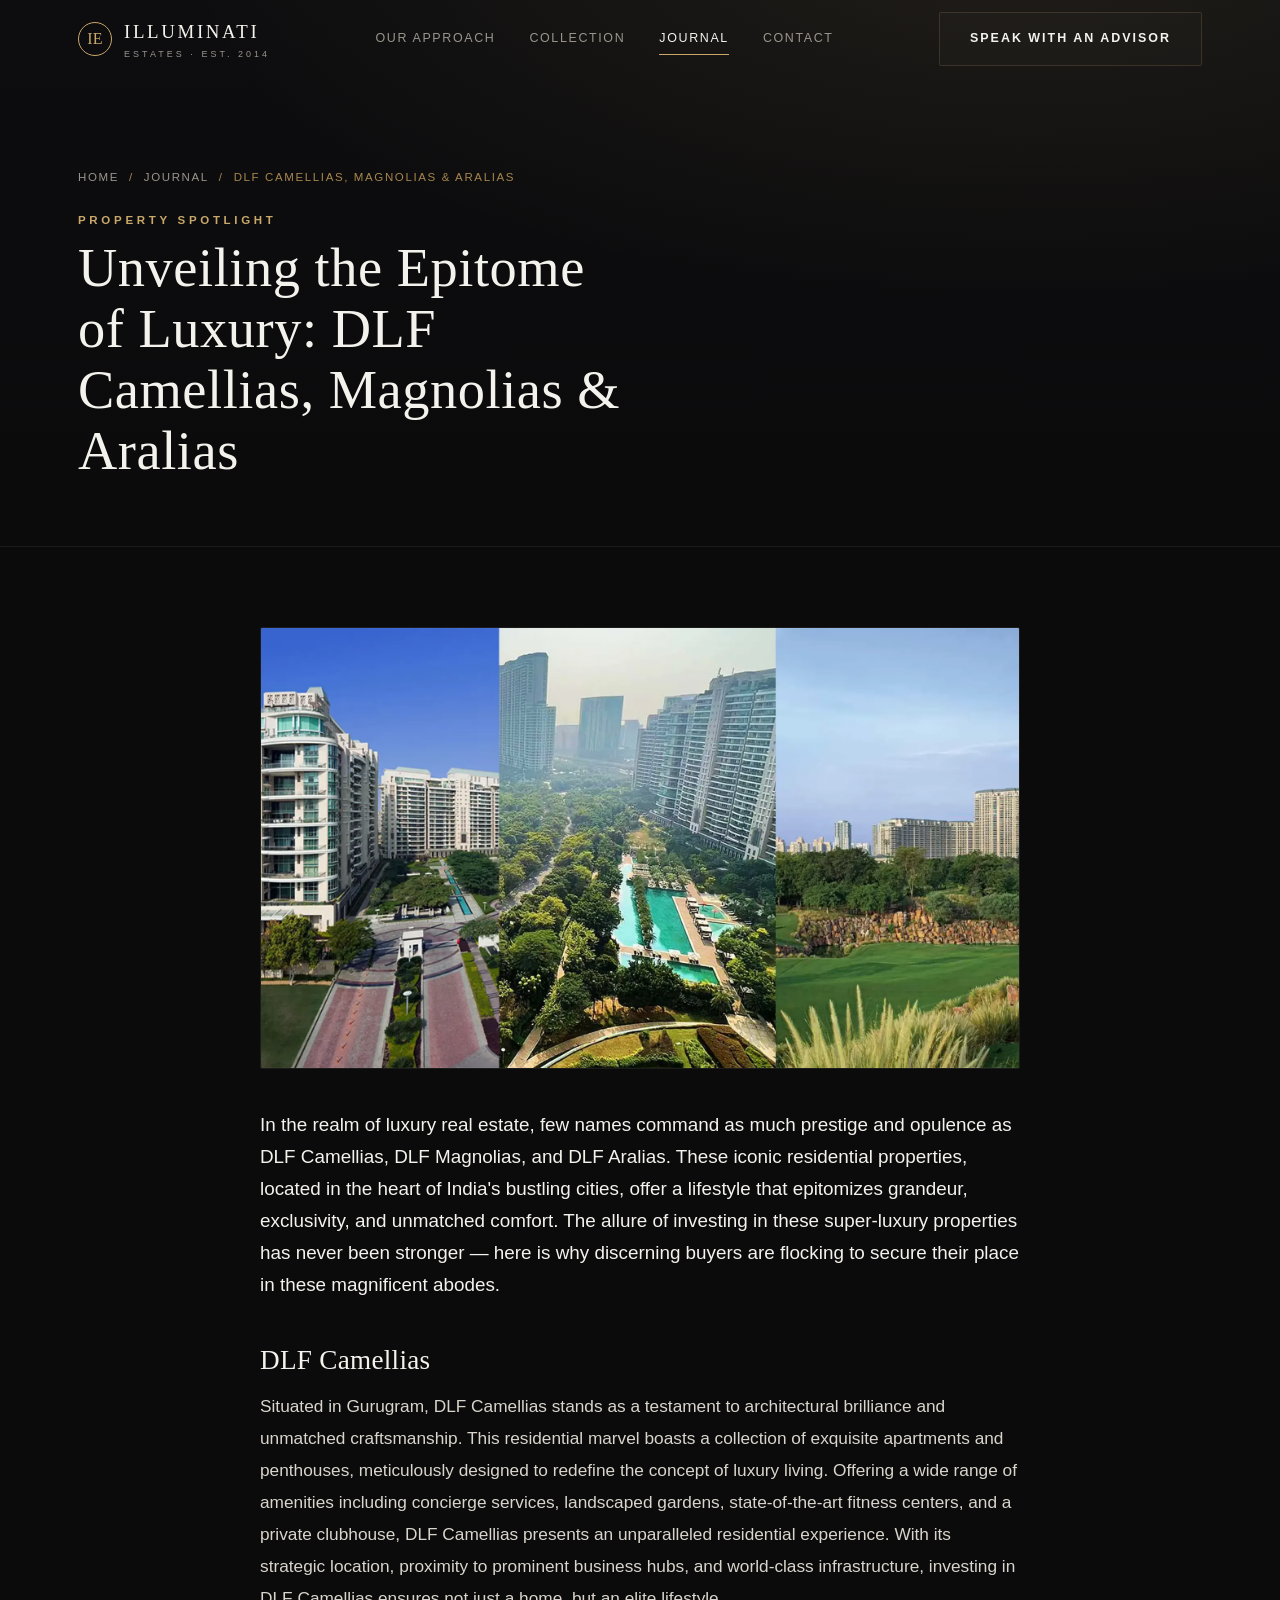
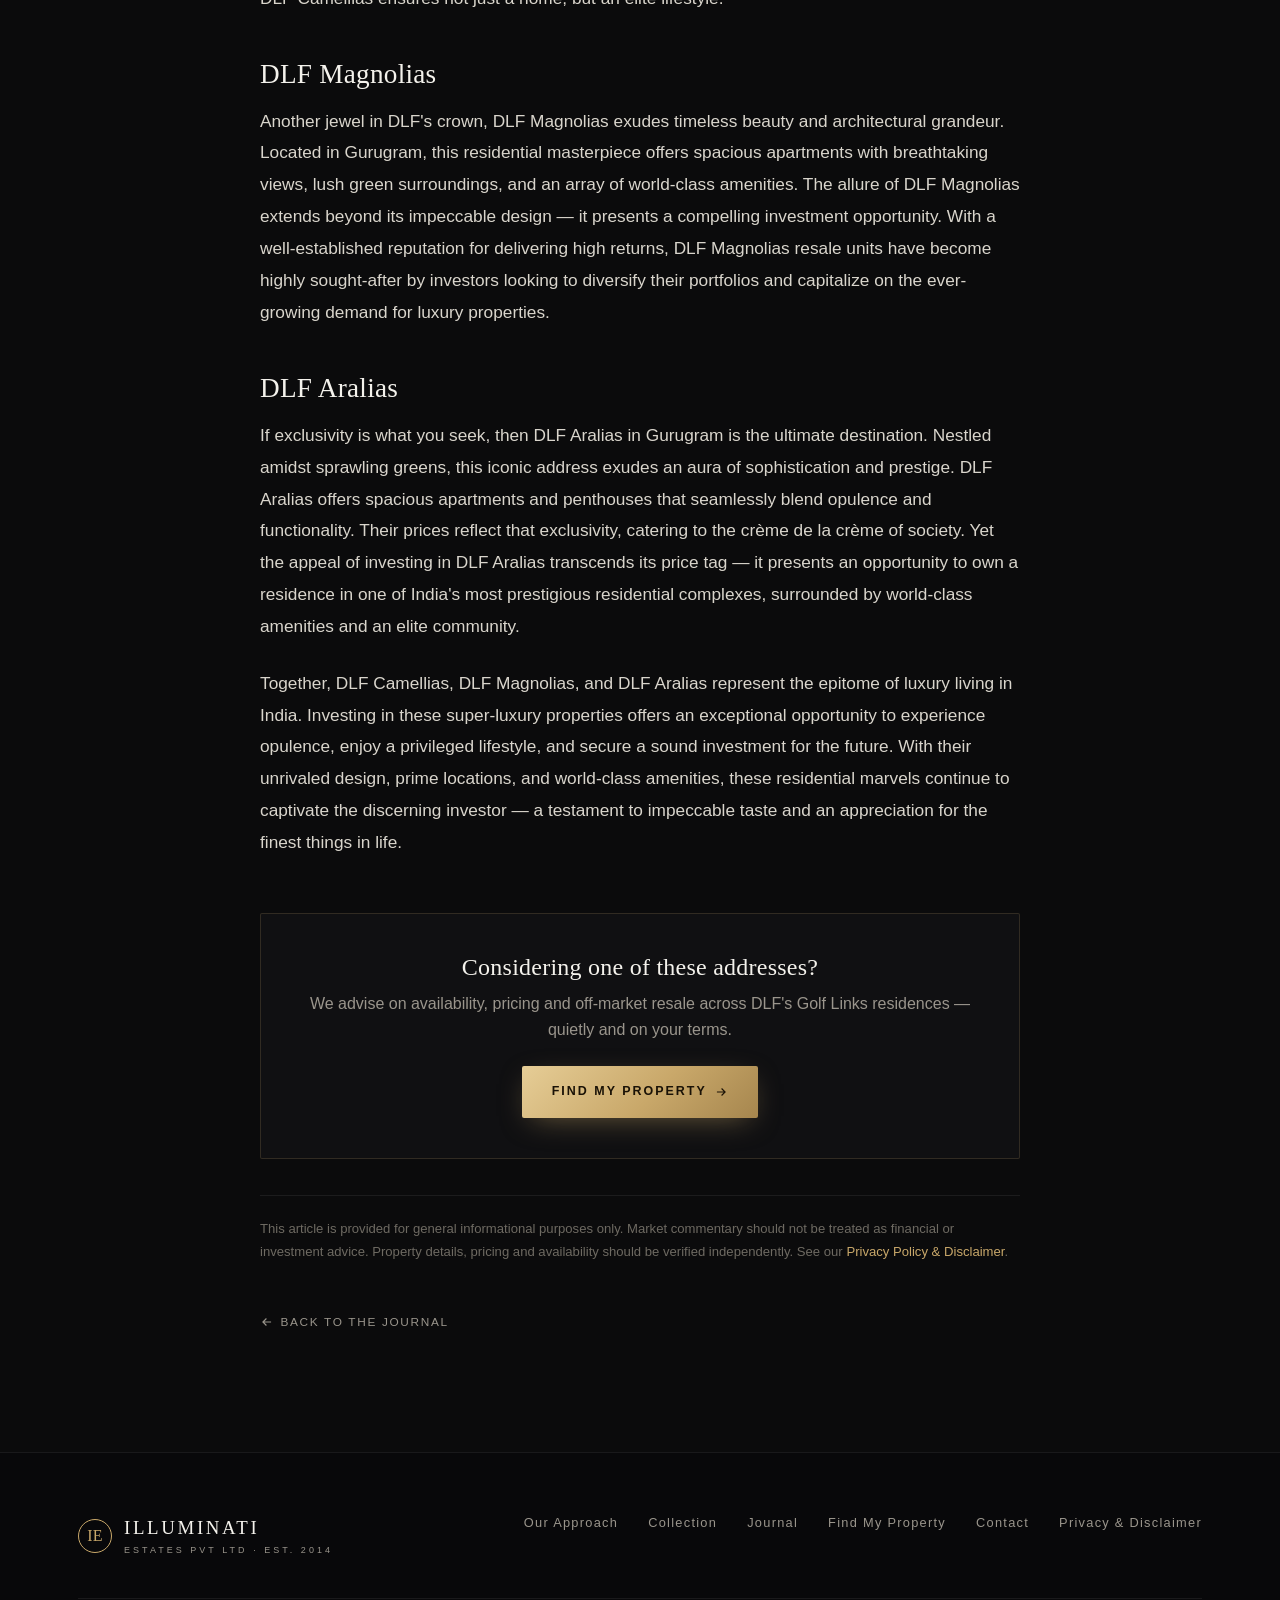
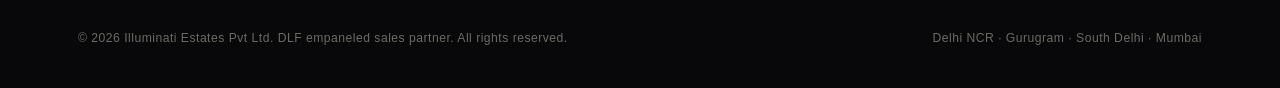
<file: blog/unveiling-the-epitome-of-luxury-dlf-camellias-dlf-magnolias-and-dlf-aralias/index.html>
<!DOCTYPE html>
<html lang="en">
<head>
<meta charset="UTF-8" />
<meta name="viewport" content="width=device-width, initial-scale=1.0" />
<title>Unveiling the Epitome of Luxury: DLF Camellias, Magnolias &amp; Aralias — Illuminati Estates</title>
<meta name="description" content="Why discerning investors are securing their place in DLF Camellias, DLF Magnolias and DLF Aralias — Gurugram's most prestigious residential addresses." />
<meta name="theme-color" content="#0B0B0C" />
<link rel="icon" type="image/png" href="../../assets/img/favicon.png" />
<link rel="apple-touch-icon" href="../../assets/img/apple-touch-icon.png" />
<link rel="stylesheet" href="../../assets/css/site.css" />
<meta property="og:title" content="Unveiling the Epitome of Luxury: DLF Camellias, Magnolias & Aralias" />
<meta property="og:image" content="../../uploads/blogs/unveiling-the-epitome-of-luxury-dlf-camellias-dlf-magnolias-and-dlf-aralias/unveiling-the-epitome-of-luxury-dlf-camellias-dlf-magnolias-and-dlf-aralias-featured.webp" />
<meta property="og:type" content="article" />
</head>
<body>

<header id="site-header">
  <div class="wrap nav">
    <a href="../../" class="brand" aria-label="Illuminati Estates home">
      <span class="mark serif">IE</span>
      <span><b>ILLUMINATI</b><small>Estates · Est. 2014</small></span>
    </a>
    <nav class="nav-links" aria-label="Primary">
      <a href="../../#approach">Our Approach</a>
      <a href="../../#properties">Collection</a>
      <a href="../" class="active">Journal</a>
      <a href="../../#contact">Contact</a>
    </nav>
    <div class="nav-cta">
      <a href="tel:+919821217477" class="btn btn-ghost">Speak with an Advisor</a>
      <button class="burger" id="burger" aria-label="Open menu" aria-expanded="false"><span></span><span></span><span></span></button>
    </div>
  </div>
</header>

<div class="mobile-panel" id="mobilePanel">
  <a href="../../#approach">Our Approach</a>
  <a href="../../#properties">Collection</a>
  <a href="../">Journal</a>
  <a href="../../#contact">Contact</a>
  <a href="../../#bespoke" class="btn btn-primary">Find My Property</a>
</div>

<section class="page-head">
  <div class="wrap">
    <nav class="crumb" aria-label="Breadcrumb">
      <a href="../../">Home</a> <span>/</span> <a href="../">Journal</a> <span>/</span> <span aria-current="page">DLF Camellias, Magnolias &amp; Aralias</span>
    </nav>
    <span class="eyebrow">Property Spotlight</span>
    <h1>Unveiling the Epitome of Luxury: DLF Camellias, Magnolias &amp; Aralias</h1>
  </div>
</section>

<section class="pad" style="padding-top:clamp(48px,7vw,80px)">
  <div class="wrap">
    <article class="article">
      <figure class="article-figure">
        <img src="../../uploads/blogs/unveiling-the-epitome-of-luxury-dlf-camellias-dlf-magnolias-and-dlf-aralias/unveiling-the-epitome-of-luxury-dlf-camellias-dlf-magnolias-and-dlf-aralias-featured.webp" alt="DLF Camellias, Magnolias and Aralias, Gurugram" width="1200" height="630" decoding="async" />
      </figure>

      <div class="article-body">
        <p>In the realm of luxury real estate, few names command as much prestige and opulence as DLF Camellias, DLF Magnolias, and DLF Aralias. These iconic residential properties, located in the heart of India's bustling cities, offer a lifestyle that epitomizes grandeur, exclusivity, and unmatched comfort. The allure of investing in these super-luxury properties has never been stronger — here is why discerning buyers are flocking to secure their place in these magnificent abodes.</p>

        <h2>DLF Camellias</h2>
        <p>Situated in Gurugram, DLF Camellias stands as a testament to architectural brilliance and unmatched craftsmanship. This residential marvel boasts a collection of exquisite apartments and penthouses, meticulously designed to redefine the concept of luxury living. Offering a wide range of amenities including concierge services, landscaped gardens, state-of-the-art fitness centers, and a private clubhouse, DLF Camellias presents an unparalleled residential experience. With its strategic location, proximity to prominent business hubs, and world-class infrastructure, investing in DLF Camellias ensures not just a home, but an elite lifestyle.</p>

        <h2>DLF Magnolias</h2>
        <p>Another jewel in DLF's crown, DLF Magnolias exudes timeless beauty and architectural grandeur. Located in Gurugram, this residential masterpiece offers spacious apartments with breathtaking views, lush green surroundings, and an array of world-class amenities. The allure of DLF Magnolias extends beyond its impeccable design — it presents a compelling investment opportunity. With a well-established reputation for delivering high returns, DLF Magnolias resale units have become highly sought-after by investors looking to diversify their portfolios and capitalize on the ever-growing demand for luxury properties.</p>

        <h2>DLF Aralias</h2>
        <p>If exclusivity is what you seek, then DLF Aralias in Gurugram is the ultimate destination. Nestled amidst sprawling greens, this iconic address exudes an aura of sophistication and prestige. DLF Aralias offers spacious apartments and penthouses that seamlessly blend opulence and functionality. Their prices reflect that exclusivity, catering to the crème de la crème of society. Yet the appeal of investing in DLF Aralias transcends its price tag — it presents an opportunity to own a residence in one of India's most prestigious residential complexes, surrounded by world-class amenities and an elite community.</p>

        <p>Together, DLF Camellias, DLF Magnolias, and DLF Aralias represent the epitome of luxury living in India. Investing in these super-luxury properties offers an exceptional opportunity to experience opulence, enjoy a privileged lifestyle, and secure a sound investment for the future. With their unrivaled design, prime locations, and world-class amenities, these residential marvels continue to captivate the discerning investor — a testament to impeccable taste and an appreciation for the finest things in life.</p>
      </div>

      <div class="article-cta">
        <h3>Considering one of these addresses?</h3>
        <p>We advise on availability, pricing and off-market resale across DLF's Golf Links residences — quietly and on your terms.</p>
        <a href="../../#bespoke" class="btn btn-primary">Find My Property
          <svg viewBox="0 0 24 24" fill="none" stroke="currentColor" stroke-width="2"><path d="M5 12h14M13 6l6 6-6 6"/></svg></a>
      </div>

      <p class="article-note">This article is provided for general informational purposes only. Market commentary should not be treated as financial or investment advice. Property details, pricing and availability should be verified independently. See our <a href="../../privacy-policy/" style="color:var(--gold)">Privacy Policy &amp; Disclaimer</a>.</p>

      <a href="../" class="back-link"><svg viewBox="0 0 24 24" fill="none" stroke="currentColor" stroke-width="2"><path d="M19 12H5M11 18l-6-6 6-6"/></svg> Back to the Journal</a>
    </article>
  </div>
</section>

<footer>
  <div class="wrap">
    <div class="foot-top">
      <a href="../../" class="brand">
        <span class="mark serif">IE</span>
        <span><b>ILLUMINATI</b><small>Estates Pvt Ltd · Est. 2014</small></span>
      </a>
      <nav class="foot-links" aria-label="Footer">
        <a href="../../#approach">Our Approach</a>
        <a href="../../#properties">Collection</a>
        <a href="../">Journal</a>
        <a href="../../#bespoke">Find My Property</a>
        <a href="../../#contact">Contact</a>
        <a href="../../privacy-policy/">Privacy &amp; Disclaimer</a>
      </nav>
    </div>
    <div class="foot-bottom">
      <span>© 2026 Illuminati Estates Pvt Ltd. DLF empaneled sales partner. All rights reserved.</span>
      <span>Delhi NCR · Gurugram · South Delhi · Mumbai</span>
    </div>
  </div>
</footer>

<script>
  var header=document.getElementById('site-header');
  var onScroll=function(){header.classList.toggle('scrolled',window.scrollY>24)};
  window.addEventListener('scroll',onScroll,{passive:true});onScroll();
  var burger=document.getElementById('burger'),panel=document.getElementById('mobilePanel');
  burger.addEventListener('click',function(){var o=!document.body.classList.contains('menu-open');document.body.classList.toggle('menu-open',o);burger.setAttribute('aria-expanded',o)});
  panel.addEventListener('click',function(e){if(e.target.tagName==='A')document.body.classList.remove('menu-open')});
</script>
</body>
</html>
</file>
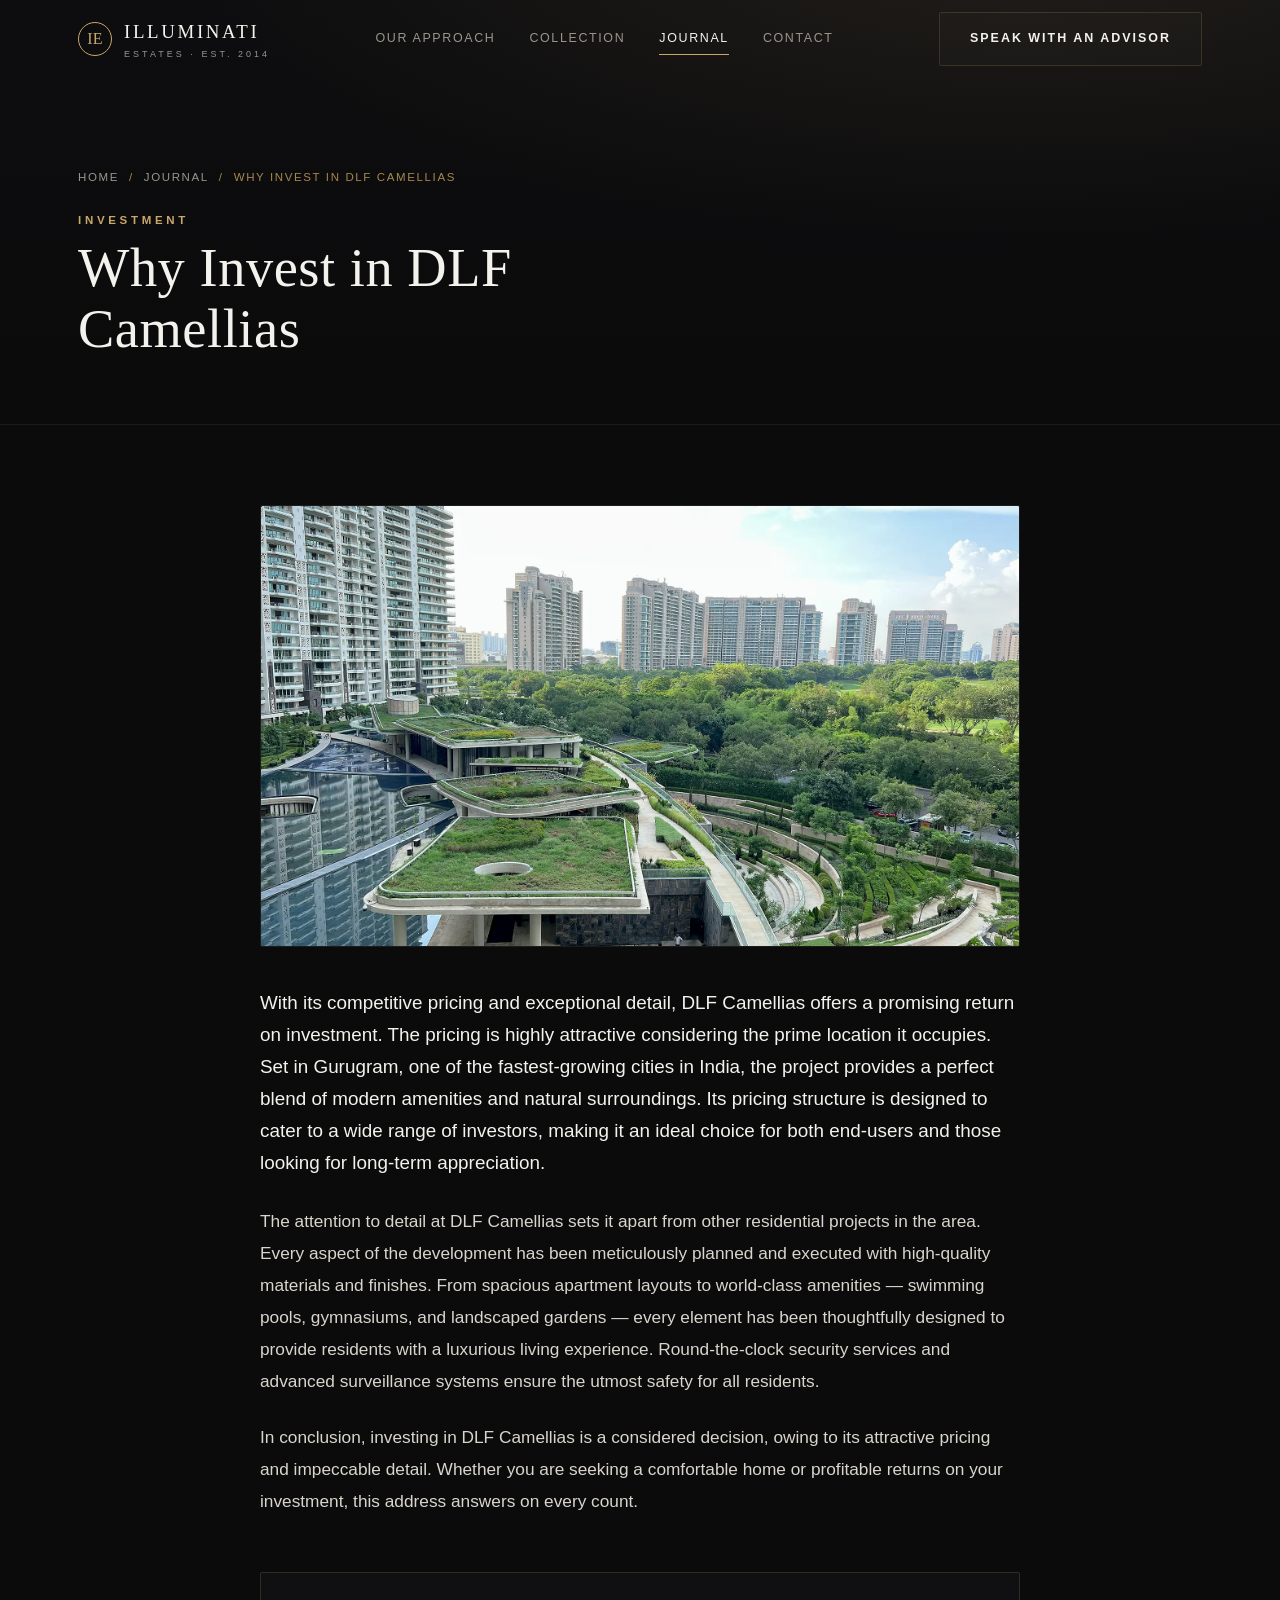
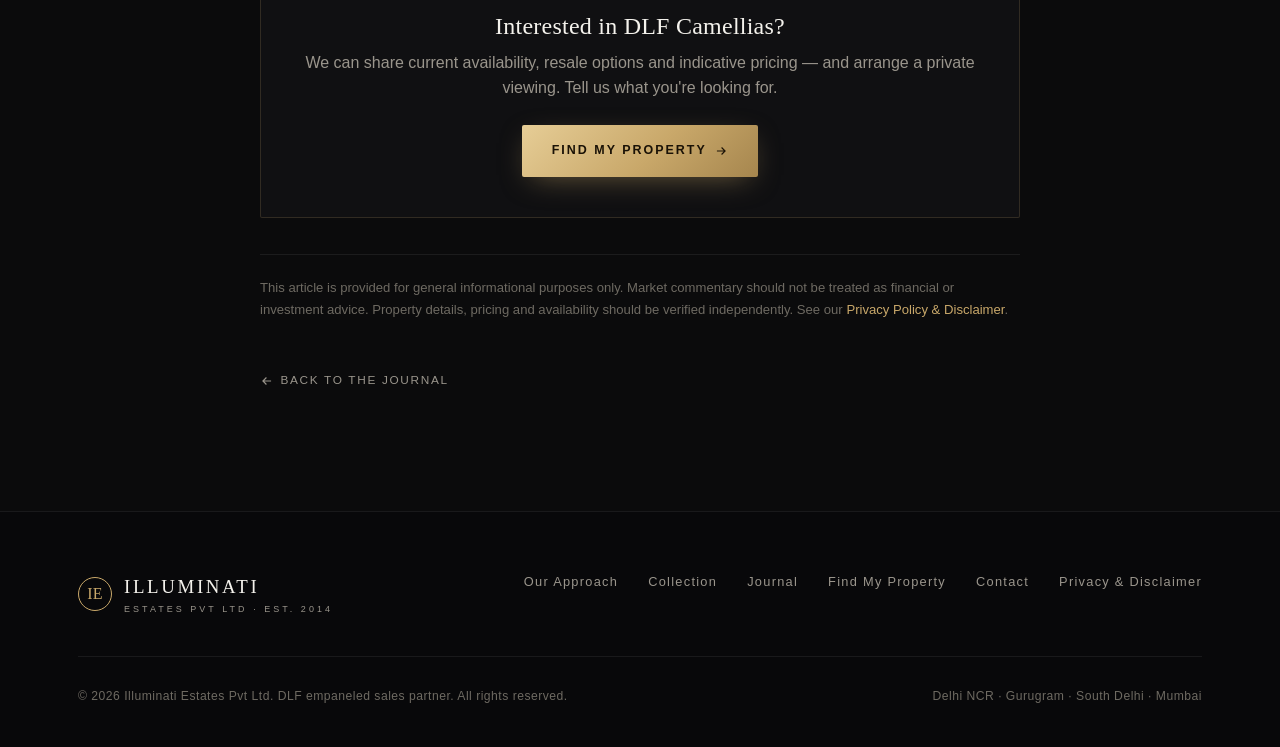
<file: blog/why-invest-in-dlf-camellias-in-2023/index.html>
<!DOCTYPE html>
<html lang="en">
<head>
<meta charset="UTF-8" />
<meta name="viewport" content="width=device-width, initial-scale=1.0" />
<title>Why Invest in DLF Camellias — Illuminati Estates</title>
<meta name="description" content="Competitive pricing, meticulous detail and world-class amenities make DLF Camellias a compelling long-term investment in Gurugram, one of India's fastest-growing cities." />
<meta name="theme-color" content="#0B0B0C" />
<link rel="icon" type="image/png" href="../../assets/img/favicon.png" />
<link rel="apple-touch-icon" href="../../assets/img/apple-touch-icon.png" />
<link rel="stylesheet" href="../../assets/css/site.css" />
<meta property="og:title" content="Why Invest in DLF Camellias" />
<meta property="og:image" content="../../uploads/blogs/why-invest-in-dlf-camellias-in-2023/why-invest-in-dlf-camellias-in-2023-featured.webp" />
<meta property="og:type" content="article" />
</head>
<body>

<header id="site-header">
  <div class="wrap nav">
    <a href="../../" class="brand" aria-label="Illuminati Estates home">
      <span class="mark serif">IE</span>
      <span><b>ILLUMINATI</b><small>Estates · Est. 2014</small></span>
    </a>
    <nav class="nav-links" aria-label="Primary">
      <a href="../../#approach">Our Approach</a>
      <a href="../../#properties">Collection</a>
      <a href="../" class="active">Journal</a>
      <a href="../../#contact">Contact</a>
    </nav>
    <div class="nav-cta">
      <a href="tel:+919821217477" class="btn btn-ghost">Speak with an Advisor</a>
      <button class="burger" id="burger" aria-label="Open menu" aria-expanded="false"><span></span><span></span><span></span></button>
    </div>
  </div>
</header>

<div class="mobile-panel" id="mobilePanel">
  <a href="../../#approach">Our Approach</a>
  <a href="../../#properties">Collection</a>
  <a href="../">Journal</a>
  <a href="../../#contact">Contact</a>
  <a href="../../#bespoke" class="btn btn-primary">Find My Property</a>
</div>

<section class="page-head">
  <div class="wrap">
    <nav class="crumb" aria-label="Breadcrumb">
      <a href="../../">Home</a> <span>/</span> <a href="../">Journal</a> <span>/</span> <span aria-current="page">Why Invest in DLF Camellias</span>
    </nav>
    <span class="eyebrow">Investment</span>
    <h1>Why Invest in DLF Camellias</h1>
  </div>
</section>

<section class="pad" style="padding-top:clamp(48px,7vw,80px)">
  <div class="wrap">
    <article class="article">
      <figure class="article-figure">
        <img src="../../uploads/blogs/why-invest-in-dlf-camellias-in-2023/why-invest-in-dlf-camellias-in-2023-featured.webp" alt="DLF Camellias, Golf Course Road, Gurugram" width="1200" height="630" decoding="async" />
      </figure>

      <div class="article-body">
        <p>With its competitive pricing and exceptional detail, DLF Camellias offers a promising return on investment. The pricing is highly attractive considering the prime location it occupies. Set in Gurugram, one of the fastest-growing cities in India, the project provides a perfect blend of modern amenities and natural surroundings. Its pricing structure is designed to cater to a wide range of investors, making it an ideal choice for both end-users and those looking for long-term appreciation.</p>

        <p>The attention to detail at DLF Camellias sets it apart from other residential projects in the area. Every aspect of the development has been meticulously planned and executed with high-quality materials and finishes. From spacious apartment layouts to world-class amenities — swimming pools, gymnasiums, and landscaped gardens — every element has been thoughtfully designed to provide residents with a luxurious living experience. Round-the-clock security services and advanced surveillance systems ensure the utmost safety for all residents.</p>

        <p>In conclusion, investing in DLF Camellias is a considered decision, owing to its attractive pricing and impeccable detail. Whether you are seeking a comfortable home or profitable returns on your investment, this address answers on every count.</p>
      </div>

      <div class="article-cta">
        <h3>Interested in DLF Camellias?</h3>
        <p>We can share current availability, resale options and indicative pricing — and arrange a private viewing. Tell us what you're looking for.</p>
        <a href="../../#bespoke" class="btn btn-primary">Find My Property
          <svg viewBox="0 0 24 24" fill="none" stroke="currentColor" stroke-width="2"><path d="M5 12h14M13 6l6 6-6 6"/></svg></a>
      </div>

      <p class="article-note">This article is provided for general informational purposes only. Market commentary should not be treated as financial or investment advice. Property details, pricing and availability should be verified independently. See our <a href="../../privacy-policy/" style="color:var(--gold)">Privacy Policy &amp; Disclaimer</a>.</p>

      <a href="../" class="back-link"><svg viewBox="0 0 24 24" fill="none" stroke="currentColor" stroke-width="2"><path d="M19 12H5M11 18l-6-6 6-6"/></svg> Back to the Journal</a>
    </article>
  </div>
</section>

<footer>
  <div class="wrap">
    <div class="foot-top">
      <a href="../../" class="brand">
        <span class="mark serif">IE</span>
        <span><b>ILLUMINATI</b><small>Estates Pvt Ltd · Est. 2014</small></span>
      </a>
      <nav class="foot-links" aria-label="Footer">
        <a href="../../#approach">Our Approach</a>
        <a href="../../#properties">Collection</a>
        <a href="../">Journal</a>
        <a href="../../#bespoke">Find My Property</a>
        <a href="../../#contact">Contact</a>
        <a href="../../privacy-policy/">Privacy &amp; Disclaimer</a>
      </nav>
    </div>
    <div class="foot-bottom">
      <span>© 2026 Illuminati Estates Pvt Ltd. DLF empaneled sales partner. All rights reserved.</span>
      <span>Delhi NCR · Gurugram · South Delhi · Mumbai</span>
    </div>
  </div>
</footer>

<script>
  var header=document.getElementById('site-header');
  var onScroll=function(){header.classList.toggle('scrolled',window.scrollY>24)};
  window.addEventListener('scroll',onScroll,{passive:true});onScroll();
  var burger=document.getElementById('burger'),panel=document.getElementById('mobilePanel');
  burger.addEventListener('click',function(){var o=!document.body.classList.contains('menu-open');document.body.classList.toggle('menu-open',o);burger.setAttribute('aria-expanded',o)});
  panel.addEventListener('click',function(e){if(e.target.tagName==='A')document.body.classList.remove('menu-open')});
</script>
</body>
</html>
</file>
<file: assets/css/site.css>
/* ============================================================
   Illuminati Estates — shared styles for content pages
   (Journal + legal). Mirrors the homepage design tokens.
   The homepage keeps its own inlined CSS for fastest LCP.
   ============================================================ */

:root{
  --bg:#0B0B0C; --bg-2:#101012; --surface:#151518; --surface-2:#1B1B1F;
  --line:rgba(201,168,106,.18); --line-soft:rgba(255,255,255,.07);
  --gold:#C9A86A; --gold-bright:#E6CD96; --gold-deep:#A6864E;
  --ink:#F4F2EC; --muted:#9A958C; --muted-2:#6E6A62;
  --serif:"Iowan Old Style","Palatino Linotype","Book Antiqua",Palatino,Georgia,"Times New Roman",serif;
  --sans:-apple-system,BlinkMacSystemFont,"Segoe UI",Roboto,Helvetica,Arial,sans-serif;
  --max:1180px; --r:2px;
}

*,*::before,*::after{box-sizing:border-box;margin:0;padding:0}
html{scroll-behavior:smooth}
body{
  background:var(--bg);color:var(--ink);font-family:var(--sans);
  font-size:16px;line-height:1.6;-webkit-font-smoothing:antialiased;
  text-rendering:optimizeLegibility;overflow-x:hidden;
}
img{max-width:100%;display:block}
a{color:inherit;text-decoration:none}
button{font-family:inherit;cursor:pointer;border:none;background:none;color:inherit}
::selection{background:var(--gold);color:#000}

h1,h2,h3,.serif{font-family:var(--serif);font-weight:400;letter-spacing:.01em;line-height:1.12}
.eyebrow{font-family:var(--sans);font-size:.72rem;letter-spacing:.32em;text-transform:uppercase;color:var(--gold);font-weight:600}
.lede{color:var(--muted);font-size:1.06rem;line-height:1.7}

.wrap{max-width:var(--max);margin:0 auto;padding:0 28px}
section{position:relative}
.pad{padding:clamp(64px,9vw,120px) 0}
.center{text-align:center}
.divider{width:46px;height:1px;background:var(--gold);margin:18px 0 26px}
.center .divider{margin-left:auto;margin-right:auto}

/* ---------- Buttons ---------- */
.btn{
  display:inline-flex;align-items:center;gap:.6em;font-family:var(--sans);
  font-size:.78rem;font-weight:600;letter-spacing:.16em;text-transform:uppercase;
  padding:16px 30px;border-radius:var(--r);
  transition:transform .25s ease,background .25s,color .25s,border-color .25s,box-shadow .25s;white-space:nowrap;
}
.btn svg{width:14px;height:14px;flex:none}
.btn-primary{background:linear-gradient(135deg,var(--gold-bright),var(--gold) 55%,var(--gold-deep));color:#1A1206;box-shadow:0 8px 30px -10px rgba(201,168,106,.55)}
.btn-primary:hover{transform:translateY(-2px);box-shadow:0 14px 38px -10px rgba(201,168,106,.7)}
.btn-ghost{color:var(--ink);border:1px solid var(--line);background:rgba(255,255,255,.015)}
.btn-ghost:hover{border-color:var(--gold);color:var(--gold-bright);transform:translateY(-2px)}

/* ---------- Header ---------- */
header{position:fixed;top:0;left:0;right:0;z-index:50;transition:background .35s,border-color .35s,backdrop-filter .35s;border-bottom:1px solid transparent}
header.scrolled{background:rgba(11,11,12,.86);backdrop-filter:saturate(140%) blur(14px);-webkit-backdrop-filter:saturate(140%) blur(14px);border-bottom:1px solid var(--line-soft)}
.nav{display:flex;align-items:center;justify-content:space-between;height:78px}
.brand{display:flex;align-items:center;gap:12px;letter-spacing:.02em}
.brand .mark{width:34px;height:34px;border:1px solid var(--gold);display:grid;place-items:center;border-radius:50%;font-family:var(--serif);color:var(--gold);font-size:1rem;flex:none}
.brand b{font-family:var(--serif);font-weight:400;font-size:1.18rem;letter-spacing:.14em}
.brand small{display:block;font-family:var(--sans);font-size:.56rem;letter-spacing:.34em;color:var(--muted);text-transform:uppercase}
.nav-links{display:flex;align-items:center;gap:34px}
.nav-links a{font-size:.78rem;letter-spacing:.13em;text-transform:uppercase;color:var(--muted);transition:color .2s;position:relative}
.nav-links a:hover,.nav-links a.active{color:var(--ink)}
.nav-links a::after{content:"";position:absolute;left:0;bottom:-6px;height:1px;width:0;background:var(--gold);transition:width .25s}
.nav-links a:hover::after,.nav-links a.active::after{width:100%}
.nav-cta{display:flex;align-items:center;gap:18px}
.burger{display:none;width:30px;height:20px;position:relative}
.burger span{position:absolute;left:0;height:1.5px;width:100%;background:var(--ink);transition:.3s}
.burger span:nth-child(1){top:0}.burger span:nth-child(2){top:9px}.burger span:nth-child(3){top:18px}
body.menu-open .burger span:nth-child(1){top:9px;transform:rotate(45deg)}
body.menu-open .burger span:nth-child(2){opacity:0}
body.menu-open .burger span:nth-child(3){top:9px;transform:rotate(-45deg)}
.mobile-panel{position:fixed;inset:0;z-index:45;background:rgba(8,8,10,.97);backdrop-filter:blur(10px);display:flex;flex-direction:column;justify-content:center;align-items:center;gap:8px;opacity:0;pointer-events:none;transition:opacity .3s}
body.menu-open .mobile-panel{opacity:1;pointer-events:auto}
.mobile-panel a{font-family:var(--serif);font-size:1.7rem;color:var(--ink);padding:12px}
.mobile-panel a:hover{color:var(--gold-bright)}
.mobile-panel .btn{margin-top:20px}

/* ---------- Page header / breadcrumb ---------- */
.page-head{padding:calc(78px + clamp(48px,8vw,90px)) 0 clamp(40px,6vw,64px);position:relative;border-bottom:1px solid var(--line-soft);overflow:hidden}
.page-head::before{content:"";position:absolute;inset:0;z-index:0;background:radial-gradient(120% 120% at 80% -10%,rgba(201,168,106,.10),transparent 55%),linear-gradient(180deg,#0d0d0f,#0b0b0c)}
.page-head .wrap{position:relative;z-index:1}
.crumb{display:flex;gap:10px;flex-wrap:wrap;font-size:.72rem;letter-spacing:.14em;text-transform:uppercase;color:var(--muted-2);margin-bottom:20px}
.crumb a{color:var(--muted);transition:color .2s}
.crumb a:hover{color:var(--gold-bright)}
.crumb span{color:var(--gold-deep)}
.page-head h1{font-size:clamp(2.1rem,4.6vw,3.4rem);max-width:20ch;margin-top:6px}
.page-head .lede{margin-top:18px;max-width:60ch}

/* ---------- Journal grid ---------- */
.journal-grid{display:grid;grid-template-columns:repeat(3,1fr);gap:24px}
.post-card{display:flex;flex-direction:column;background:var(--surface);border:1px solid var(--line-soft);border-radius:var(--r);overflow:hidden;transition:transform .35s,border-color .35s,box-shadow .35s}
.post-card:hover{transform:translateY(-5px);border-color:var(--line);box-shadow:0 30px 60px -30px rgba(0,0,0,.8)}
.post-card .thumb{aspect-ratio:16/10;overflow:hidden}
.post-card .thumb img{width:100%;height:100%;object-fit:cover;transition:transform .6s ease}
.post-card:hover .thumb img{transform:scale(1.05)}
.post-card .body{padding:26px 26px 30px;display:flex;flex-direction:column;flex:1}
.post-card .tag{font-size:.66rem;letter-spacing:.2em;text-transform:uppercase;color:var(--gold);margin-bottom:14px}
.post-card h2{font-size:1.32rem;line-height:1.25}
.post-card p{color:var(--muted);font-size:.95rem;margin-top:12px}
.post-card .more{margin-top:auto;padding-top:20px;font-size:.72rem;letter-spacing:.14em;text-transform:uppercase;color:var(--ink);display:inline-flex;align-items:center;gap:.5em}
.post-card .more svg{width:14px;height:14px;transition:transform .25s}
.post-card:hover .more{color:var(--gold-bright)}
.post-card:hover .more svg{transform:translateX(4px)}

/* ---------- Article ---------- */
.article{max-width:760px;margin:0 auto}
.article-figure{margin-bottom:40px;border:1px solid var(--line-soft);border-radius:var(--r);overflow:hidden}
.article-figure img{width:100%;max-height:440px;object-fit:cover}
.article-body{font-size:1.08rem;line-height:1.85;color:#D9D5CC}
.article-body p{margin-bottom:1.4em}
.article-body p:first-of-type{font-size:1.18rem;color:var(--ink);line-height:1.7}
.article-body h2{font-size:1.7rem;margin:1.6em 0 .6em;color:var(--ink)}
.article-body a{color:var(--gold-bright);border-bottom:1px solid var(--line);transition:border-color .2s}
.article-body a:hover{border-color:var(--gold)}
.article-cta{margin-top:54px;padding:40px;background:var(--bg-2);border:1px solid var(--line);border-radius:var(--r);text-align:center}
.article-cta h3{font-size:1.5rem;margin-bottom:10px}
.article-cta p{color:var(--muted);margin-bottom:24px}
.article-note{margin-top:36px;font-size:.82rem;color:var(--muted-2);line-height:1.7;border-top:1px solid var(--line-soft);padding-top:22px}
.back-link{display:inline-flex;align-items:center;gap:.55em;font-size:.74rem;letter-spacing:.14em;text-transform:uppercase;color:var(--muted);margin-top:50px;transition:color .2s}
.back-link svg{width:14px;height:14px}
.back-link:hover{color:var(--gold-bright)}

/* ---------- Legal / policy ---------- */
.legal-grid{display:grid;grid-template-columns:230px 1fr;gap:54px;align-items:start}
.legal-nav{position:sticky;top:104px;border:1px solid var(--line-soft);border-radius:var(--r);padding:24px;background:var(--surface)}
.legal-nav .nh{display:flex;align-items:center;gap:8px;font-size:.68rem;letter-spacing:.2em;text-transform:uppercase;color:var(--gold);margin-bottom:16px}
.legal-nav ul{list-style:none;display:flex;flex-direction:column;gap:2px}
.legal-nav a{display:block;padding:9px 0;font-size:.9rem;color:var(--muted);border-bottom:1px solid var(--line-soft);transition:color .2s,padding .2s}
.legal-nav li:last-child a{border-bottom:none}
.legal-nav a:hover{color:var(--gold-bright);padding-left:6px}
.legal-nav .eff{margin-top:18px;font-size:.74rem;color:var(--muted-2);letter-spacing:.04em}
.policy-intro{padding:22px 24px;background:var(--bg-2);border:1px solid var(--line);border-left:2px solid var(--gold);border-radius:var(--r);color:var(--muted);font-size:.96rem;margin-bottom:40px}
.policy-section{padding:30px 0;border-top:1px solid var(--line-soft);scroll-margin-top:100px}
.policy-section:first-of-type{border-top:none;padding-top:0}
.policy-section .num{font-family:var(--serif);font-size:.85rem;color:var(--gold-deep);letter-spacing:.2em;display:block;margin-bottom:8px}
.policy-section h2{font-size:1.5rem;margin-bottom:16px}
.policy-section p{color:var(--muted);margin-bottom:1em}
.policy-section ul{list-style:none;margin:0 0 1em;display:flex;flex-direction:column;gap:10px}
.policy-section li{position:relative;padding-left:22px;color:var(--muted)}
.policy-section li::before{content:"";position:absolute;left:0;top:.62em;width:6px;height:6px;border:1px solid var(--gold);border-radius:50%}
.policy-section a{color:var(--gold-bright);border-bottom:1px solid var(--line)}

/* ---------- Footer ---------- */
footer{background:#08080a;border-top:1px solid var(--line-soft);padding:60px 0 40px}
.foot-top{display:flex;justify-content:space-between;gap:40px;flex-wrap:wrap;padding-bottom:40px;border-bottom:1px solid var(--line-soft)}
.foot-links{display:flex;gap:30px;flex-wrap:wrap}
.foot-links a{font-size:.8rem;letter-spacing:.1em;color:var(--muted);transition:color .2s}
.foot-links a:hover{color:var(--gold-bright)}
.foot-bottom{display:flex;justify-content:space-between;gap:20px;flex-wrap:wrap;margin-top:30px;color:var(--muted-2);font-size:.76rem;letter-spacing:.04em}
.foot-bottom a:hover{color:var(--gold)}

/* ---------- Reveal ---------- */
.reveal{opacity:0;transform:translateY(22px);transition:opacity .8s ease,transform .8s ease}
.reveal.in{opacity:1;transform:none}
@media (prefers-reduced-motion:reduce){.reveal{opacity:1;transform:none;transition:none}html{scroll-behavior:auto}}

/* ---------- Responsive ---------- */
@media (max-width:960px){
  .journal-grid{grid-template-columns:1fr 1fr}
  .legal-grid{grid-template-columns:1fr;gap:34px}
  .legal-nav{position:static}
}
@media (max-width:680px){
  .nav-links{display:none}
  .nav-cta .btn-ghost{display:none}
  .burger{display:block}
  .journal-grid{grid-template-columns:1fr}
  .wrap{padding:0 22px}
}

/* ============================================================
   Section break — ornamental divider between sections
   ============================================================ */
.section-break{display:flex;align-items:center;justify-content:center;gap:20px;padding:clamp(10px,3.5vw,30px) 0}
.section-break::before,.section-break::after{content:"";height:1px;width:min(140px,22vw)}
.section-break::before{background:linear-gradient(90deg,transparent,var(--line))}
.section-break::after{background:linear-gradient(90deg,var(--line),transparent)}
.section-break i{width:7px;height:7px;border:1px solid var(--gold);transform:rotate(45deg);flex:none;display:block}
.section-break.on-dark::before{background:linear-gradient(90deg,transparent,var(--line-soft))}
.section-break.on-dark::after{background:linear-gradient(90deg,var(--line-soft),transparent)}

/* ============================================================
   Property detail page
   ============================================================ */
.prop-meta{display:flex;align-items:center;gap:14px;flex-wrap:wrap;margin-bottom:8px}
.prop-tagline{font-size:.72rem;letter-spacing:.16em;text-transform:uppercase;color:var(--muted)}
.price-badge{display:inline-block;font-family:var(--serif);font-size:1.15rem;color:#1A1206;background:linear-gradient(135deg,var(--gold-bright),var(--gold) 60%,var(--gold-deep));padding:7px 16px;border-radius:var(--r);margin-top:18px}

.stat-row{display:grid;grid-template-columns:repeat(5,1fr);gap:1px;background:var(--line-soft);border:1px solid var(--line-soft);border-radius:var(--r);overflow:hidden;margin-top:30px}
.stat-card{background:var(--surface);padding:20px 18px}
.stat-card .k{font-size:.62rem;letter-spacing:.18em;text-transform:uppercase;color:var(--muted)}
.stat-card .v{font-family:var(--serif);font-size:1.12rem;color:var(--ink);margin-top:8px;line-height:1.25}
.stat-card.accent .v{color:var(--gold-bright)}

/* Gallery */
.gallery-grid{display:grid;grid-template-columns:repeat(3,1fr);gap:12px}
.gallery-grid a{display:block;overflow:hidden;border:1px solid var(--line-soft);border-radius:var(--r);aspect-ratio:4/3;cursor:zoom-in}
.gallery-grid a:first-child{grid-column:span 2;grid-row:span 2;aspect-ratio:auto}
.gallery-grid img{width:100%;height:100%;object-fit:cover;transition:transform .5s ease}
.gallery-grid a:hover img{transform:scale(1.05)}
.lightbox{position:fixed;inset:0;z-index:120;background:rgba(6,6,8,.94);display:none;align-items:center;justify-content:center;padding:24px}
.lightbox.open{display:flex}
.lightbox img{max-width:94vw;max-height:88vh;object-fit:contain;border:1px solid var(--line)}
.lb-close,.lb-prev,.lb-next{position:absolute;color:var(--ink);width:50px;height:50px;display:grid;place-items:center;border:1px solid var(--line-soft);border-radius:50%;background:rgba(20,20,22,.6);transition:.2s}
.lb-close:hover,.lb-prev:hover,.lb-next:hover{border-color:var(--gold);color:var(--gold-bright)}
.lb-close{top:22px;right:22px}
.lb-prev{left:22px;top:50%;transform:translateY(-50%)}
.lb-next{right:22px;top:50%;transform:translateY(-50%)}
.lb-prev svg,.lb-next svg,.lb-close svg{width:22px;height:22px}

/* Detail body layout */
.prop-layout{display:grid;grid-template-columns:1fr 340px;gap:54px;align-items:start;margin-top:8px}
.prop-block{padding:30px 0;border-top:1px solid var(--line-soft)}
.prop-block:first-child{border-top:none;padding-top:0}
.prop-block h2{font-size:1.5rem;margin-bottom:18px}
.prop-block p{color:var(--muted);line-height:1.85}
.spec-list{list-style:none;display:grid;grid-template-columns:1fr 1fr;gap:12px 28px}
.spec-list li{position:relative;padding-left:22px;color:var(--muted);line-height:1.5}
.spec-list li::before{content:"";position:absolute;left:0;top:.55em;width:6px;height:6px;border:1px solid var(--gold);border-radius:50%}
.floorplan{list-style:none;border:1px solid var(--line-soft);border-radius:var(--r);overflow:hidden}
.floorplan li{padding:13px 18px;color:var(--ink);font-size:.95rem;border-top:1px solid var(--line-soft)}
.floorplan li:first-child{border-top:none;background:var(--surface);color:var(--gold);font-size:.7rem;letter-spacing:.16em;text-transform:uppercase}
.prop-map{margin-top:14px;border:1px solid var(--line-soft);border-radius:var(--r);overflow:hidden;line-height:0}
.prop-map iframe{width:100%;height:380px;border:0;filter:grayscale(.3) contrast(.95)}

/* Sticky enquiry aside */
.prop-aside{position:sticky;top:104px;background:var(--surface);border:1px solid var(--line);border-radius:var(--r);padding:30px;box-shadow:0 40px 80px -50px rgba(0,0,0,.9)}
.prop-aside .a-price{font-family:var(--serif);font-size:1.7rem;color:var(--gold-bright)}
.prop-aside .a-sub{font-size:.74rem;letter-spacing:.14em;text-transform:uppercase;color:var(--muted);margin-top:6px}
.prop-aside .a-mini{margin:22px 0;display:flex;flex-direction:column;gap:10px;border-top:1px solid var(--line-soft);border-bottom:1px solid var(--line-soft);padding:18px 0}
.prop-aside .a-mini div{display:flex;justify-content:space-between;gap:12px;font-size:.9rem}
.prop-aside .a-mini .k{color:var(--muted)}
.prop-aside .a-mini .v{color:var(--ink)}
.prop-aside .btn{width:100%;justify-content:center;margin-top:10px}
.prop-aside .a-note{font-size:.72rem;color:var(--muted-2);margin-top:14px;text-align:center;line-height:1.5}

/* Property responsive */
@media (max-width:960px){
  .stat-row{grid-template-columns:repeat(3,1fr)}
  .prop-layout{grid-template-columns:1fr;gap:40px}
  .prop-aside{position:static}
  .gallery-grid a:first-child{grid-column:span 2}
}
@media (max-width:680px){
  .stat-row{grid-template-columns:repeat(2,1fr)}
  .gallery-grid{grid-template-columns:1fr 1fr}
  .gallery-grid a:first-child{grid-column:span 2;grid-row:auto}
  .spec-list{grid-template-columns:1fr}
}
</file>
